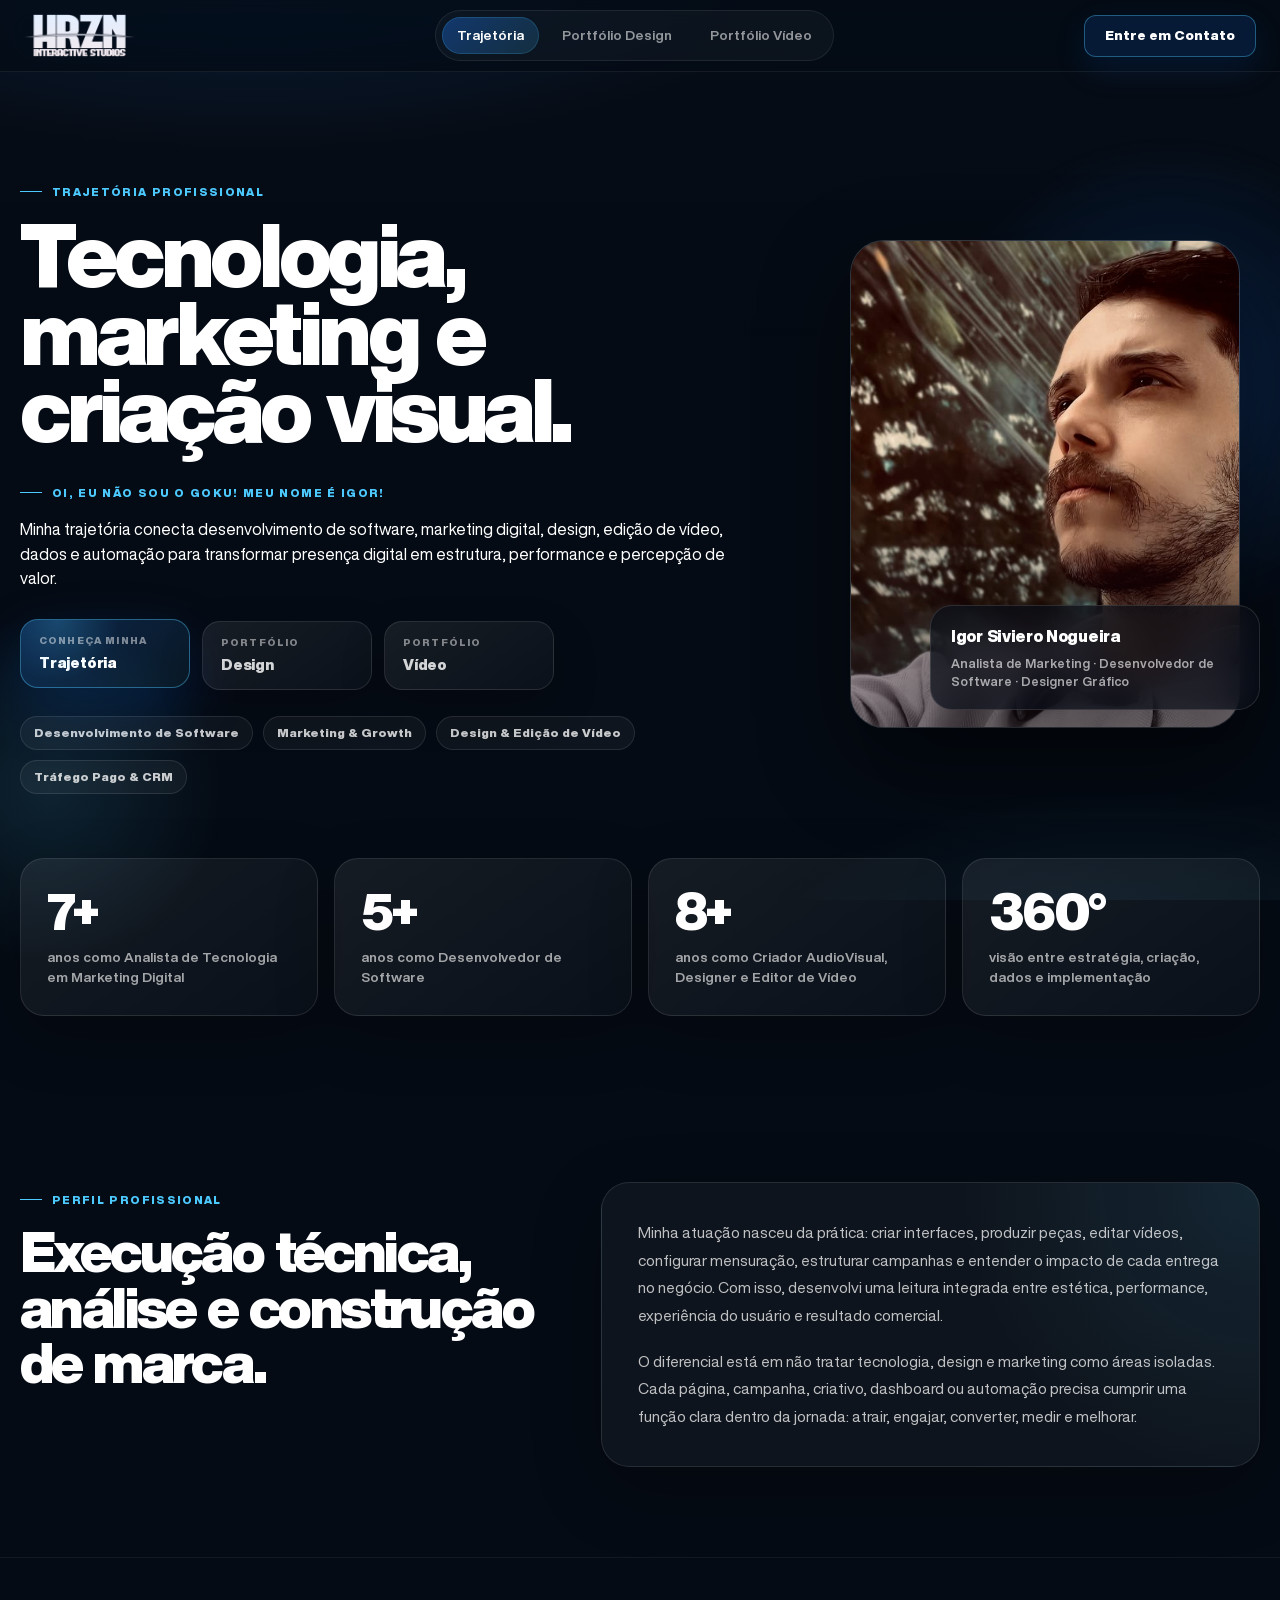
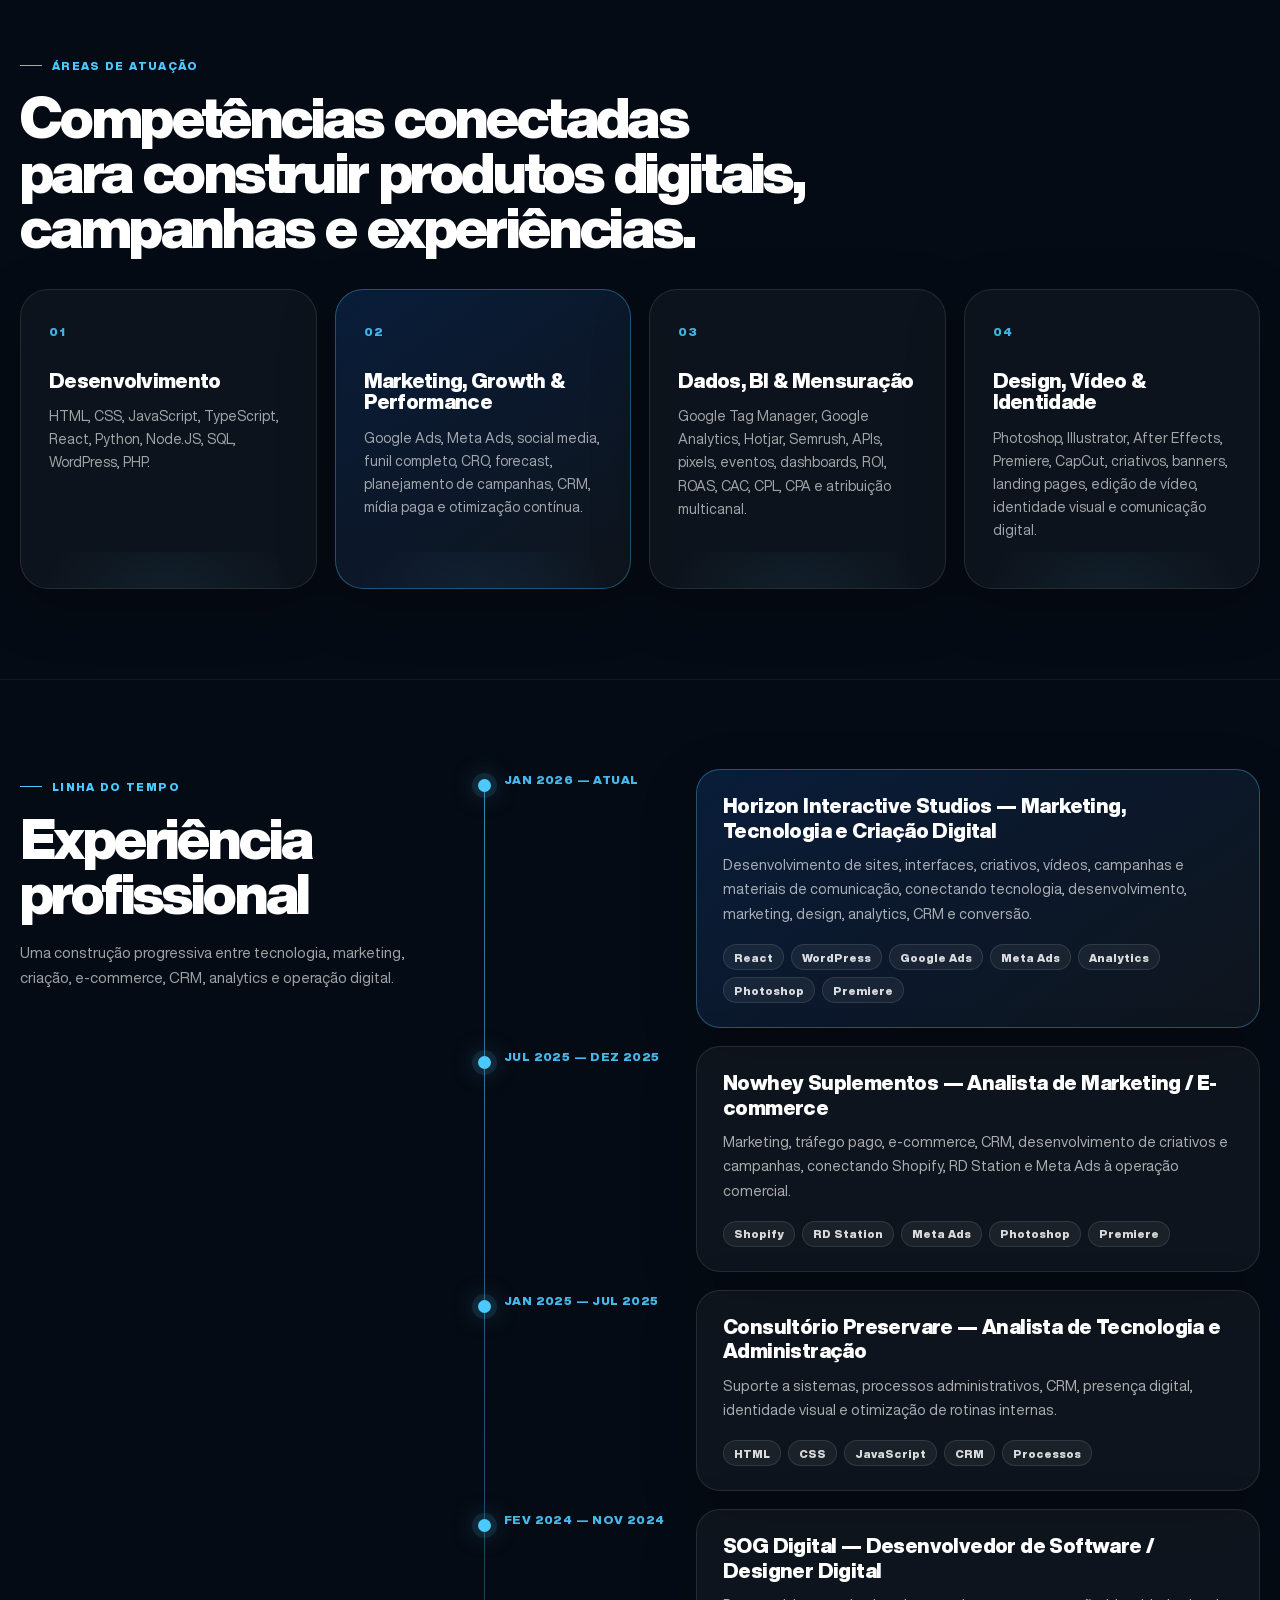
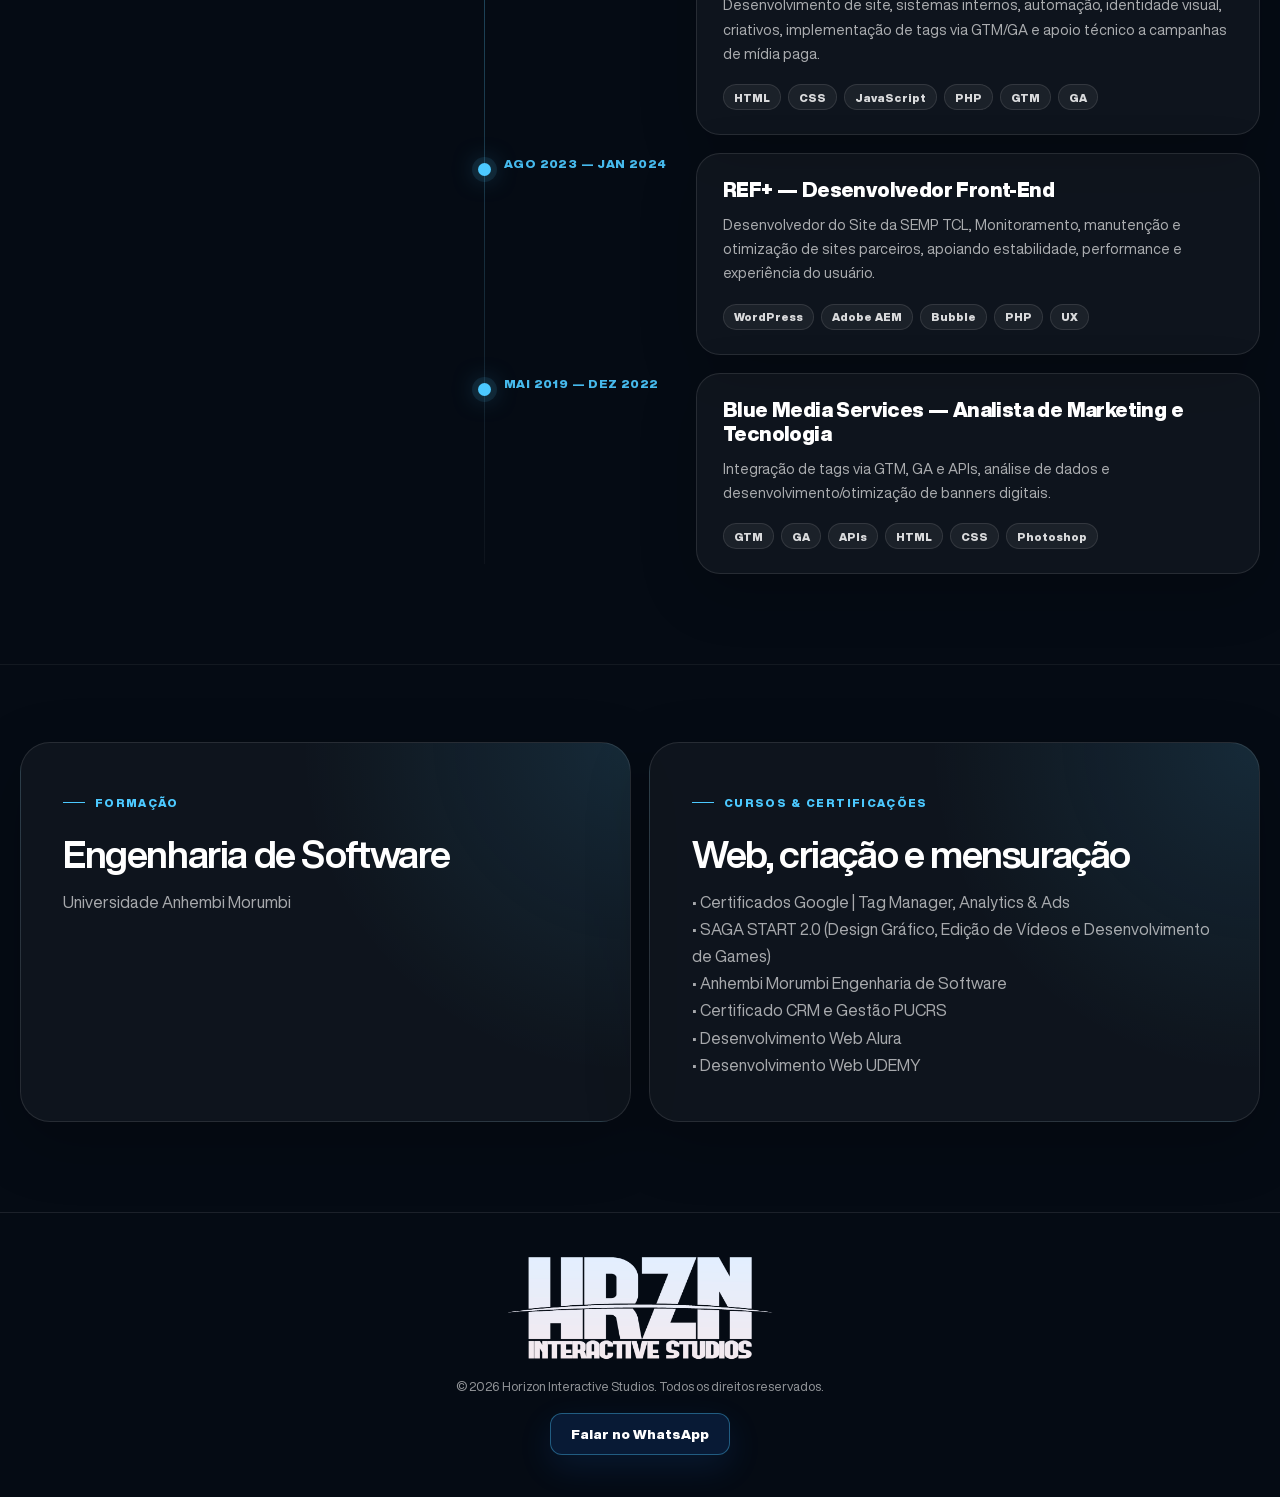
<file: index.html>
<!DOCTYPE html>
<html lang="pt-BR">
<head>
  <meta charset="UTF-8">
  <meta name="viewport" content="width=device-width, initial-scale=1.0">
  <title>Igor Siviero Nogueira | Trajetória</title>
  <meta name="description" content="Trajetória profissional de Igor Siviero Nogueira em marketing, desenvolvimento, design, vídeo, dados e tecnologia.">
  <link rel="stylesheet" href="assets/css/styles.css">
</head>
<body>
  <nav class="nav" aria-label="Navegação principal">
    <div class="nav__inner">
      <a class="nav__logo" href="index.html" aria-label="Horizon Interactive Studios">
        <img class="nav__logo-img" src="assets/img/horizon-logo.png" alt="Horizon Interactive Studios">
      </a>

      <ul class="nav__links" role="list">
        <li><a href="index.html" class="active">Trajetória</a></li>
        <li><a href="portfolio-design.html">Portfólio Design</a></li>
        <li><a href="portfolio-video.html">Portfólio Vídeo</a></li>
      </ul>

      <a href="https://wa.me/5511944758109" class="nav__cta desktop" target="_blank" rel="noopener">Entre em Contato</a>

      <button class="nav__hamburger" aria-label="Abrir menu" aria-expanded="false" id="hamburger">
        <span></span><span></span><span></span>
      </button>
    </div>
  </nav>

  <div class="nav__mobile" id="mobileMenu" role="navigation" aria-label="Menu mobile">
    <a href="index.html" class="active">Trajetória</a>
    <a href="portfolio-design.html">Portfólio Design</a>
    <a href="portfolio-video.html">Portfólio Vídeo</a>
    <a href="https://wa.me/5511944758109" class="nav__cta" target="_blank" rel="noopener">Entre em Contato</a>
  </div>

  <main class="page-shell journey-page">
    <section class="journey-hero" aria-labelledby="journey-title">
      <div class="container journey-hero__grid">
        <div class="journey-hero__content">
          <div class="page-kicker">Trajetória profissional</div>
          <h1 id="journey-title" class="journey-title">Tecnologia, marketing e criação visual.</h1>
          <p class="journey-lead">
            <div class="page-kicker">Oi, eu não sou o Goku! Meu nome é Igor!</div> <br>
            Minha trajetória conecta desenvolvimento de software, marketing digital, design, edição de vídeo, dados e automação para transformar presença digital em estrutura, performance e percepção de valor.
          </p>

          <div class="site-switch journey-switch" aria-label="Navegação principal da página">
            <a href="index.html" class="site-switch__btn active">
              <span>Conheça minha</span>
              Trajetória
            </a>
            <a href="portfolio-design.html" class="site-switch__btn">
              <span>Portfólio</span>
              Design
            </a>
            <a href="portfolio-video.html" class="site-switch__btn">
              <span>Portfólio</span>
              Vídeo
            </a>
          </div>

          <div class="journey-hero__meta" aria-label="Resumo profissional">
            <span>Desenvolvimento de Software</span>
            <span>Marketing & Growth</span>
            <span>Design & Edição de Vídeo</span>
            <span>Tráfego Pago & CRM</span>
          </div>
        </div>

        <aside class="journey-portrait-card" aria-label="Foto de Igor Siviero Nogueira">
          <div class="journey-portrait__glow" aria-hidden="true"></div>
          <div class="journey-portrait__frame">
            <img src="assets/img/igor-siviero.png" alt="Igor Siviero Nogueira" class="journey-portrait">
          </div>
          <div class="journey-signature-card">
            <strong>Igor Siviero Nogueira</strong>
            <span>Analista de Marketing · Desenvolvedor de Software · Designer Gráfico</span>
          </div>
        </aside>
      </div>
    </section>

    <section class="journey-stats" aria-label="Resumo da experiência">
      <div class="container journey-stats__grid">
        <article>
          <strong>7+</strong>
          <span>anos como Analista de Tecnologia em Marketing Digital</span>
        </article>
        <article>
          <strong>5+</strong>
          <span>anos como Desenvolvedor de Software</span>
        </article>
        <article>
          <strong>8+</strong>
          <span>anos como Criador AudioVisual, Designer e Editor de Vídeo</span>
        </article>
        <article>
          <strong>360°</strong>
          <span>visão entre estratégia, criação, dados e implementação</span>
        </article>
      </div>
    </section>

    <section class="journey-section journey-about">
      <div class="container journey-about__grid">
        <div class="journey-section__intro">
          <div class="page-kicker">Perfil profissional</div>
          <h2>Execução técnica, análise e construção de marca.</h2>
        </div>
        <div class="journey-about__text">
          <p>
            Minha atuação nasceu da prática: criar interfaces, produzir peças, editar vídeos, configurar mensuração, estruturar campanhas e entender o impacto de cada entrega no negócio. Com isso, desenvolvi uma leitura integrada entre estética, performance, experiência do usuário e resultado comercial.
          </p>
          <p>
            O diferencial está em não tratar tecnologia, design e marketing como áreas isoladas. Cada página, campanha, criativo, dashboard ou automação precisa cumprir uma função clara dentro da jornada: atrair, engajar, converter, medir e melhorar.
          </p>
        </div>
      </div>
    </section>

    <section class="journey-section">
      <div class="container">
        <div class="journey-section__header">
          <div>
            <div class="page-kicker">Áreas de atuação</div>
            <h2>Competências conectadas para construir produtos digitais, campanhas e experiências.</h2>
          </div>
        </div>

        <div class="journey-skills-grid">
          <article class="journey-skill-card">
            <span class="skill-index">01</span>
            <h3>Desenvolvimento</h3>
            <p>HTML, CSS, JavaScript, TypeScript, React, Python, Node.JS, SQL, WordPress, PHP.</p>
          </article>
          <article class="journey-skill-card featured">
            <span class="skill-index">02</span>
            <h3>Marketing, Growth & Performance</h3>
            <p>Google Ads, Meta Ads, social media, funil completo, CRO, forecast, planejamento de campanhas, CRM, mídia paga e otimização contínua.</p>
          </article>
          <article class="journey-skill-card">
            <span class="skill-index">03</span>
            <h3>Dados, BI & Mensuração</h3>
            <p>Google Tag Manager, Google Analytics, Hotjar, Semrush, APIs, pixels, eventos, dashboards, ROI, ROAS, CAC, CPL, CPA e atribuição multicanal.</p>
          </article>
          <article class="journey-skill-card">
            <span class="skill-index">04</span>
            <h3>Design, Vídeo & Identidade</h3>
            <p>Photoshop, Illustrator, After Effects, Premiere, CapCut, criativos, banners, landing pages, edição de vídeo, identidade visual e comunicação digital.</p>
          </article>
        </div>
      </div>
    </section>

    <section class="journey-section journey-timeline-section">
      <div class="container journey-timeline-layout">
        <div class="journey-timeline-heading">
          <div class="page-kicker">Linha do tempo</div>
          <h2>Experiência profissional</h2>
          <p>Uma construção progressiva entre tecnologia, marketing, criação, e-commerce, CRM, analytics e operação digital.</p>
        </div>

        <div class="journey-timeline">
          <article class="journey-timeline-item current">
            <div class="journey-date">Jan 2026 — Atual</div>
            <div class="journey-timeline-card">
              <h3>Horizon Interactive Studios — Marketing, Tecnologia e Criação Digital</h3>
              <p>Desenvolvimento de sites, interfaces, criativos, vídeos, campanhas e materiais de comunicação, conectando tecnologia, desenvolvimento, marketing, design, analytics, CRM e conversão.</p>
              <div class="stack-list"><span>React</span><span>WordPress</span><span>Google Ads</span><span>Meta Ads</span><span>Analytics</span><span>Photoshop</span><span>Premiere</span></div>
            </div>
          </article>

          <article class="journey-timeline-item">
            <div class="journey-date">Jul 2025 — Dez 2025</div>
            <div class="journey-timeline-card">
              <h3>Nowhey Suplementos — Analista de Marketing / E-commerce</h3>
              <p>Marketing, tráfego pago, e-commerce, CRM, desenvolvimento de criativos e campanhas, conectando Shopify, RD Station e Meta Ads à operação comercial.</p>
              <div class="stack-list"><span>Shopify</span><span>RD Station</span><span>Meta Ads</span><span>Photoshop</span><span>Premiere</span></div>
            </div>
          </article>

          <article class="journey-timeline-item">
            <div class="journey-date">Jan 2025 — Jul 2025</div>
            <div class="journey-timeline-card">
              <h3>Consultório Preservare — Analista de Tecnologia e Administração</h3>
              <p>Suporte a sistemas, processos administrativos, CRM, presença digital, identidade visual e otimização de rotinas internas.</p>
              <div class="stack-list"><span>HTML</span><span>CSS</span><span>JavaScript</span><span>CRM</span><span>Processos</span></div>
            </div>
          </article>

          <article class="journey-timeline-item">
            <div class="journey-date">Fev 2024 — Nov 2024</div>
            <div class="journey-timeline-card">
              <h3>SOG Digital — Desenvolvedor de Software / Designer Digital</h3>
              <p>Desenvolvimento de site, sistemas internos, automação, identidade visual, criativos, implementação de tags via GTM/GA e apoio técnico a campanhas de mídia paga.</p>
              <div class="stack-list"><span>HTML</span><span>CSS</span><span>JavaScript</span><span>PHP</span><span>GTM</span><span>GA</span></div>
            </div>
          </article>

          <article class="journey-timeline-item">
            <div class="journey-date">Ago 2023 — Jan 2024</div>
            <div class="journey-timeline-card">
              <h3>REF+ — Desenvolvedor Front-End</h3>
              <p>Desenvolvedor do Site da SEMP TCL, Monitoramento, manutenção e otimização de sites parceiros, apoiando estabilidade, performance e experiência do usuário.</p>
              <div class="stack-list"><span>WordPress</span><span>Adobe AEM</span><span>Bubble</span><span>PHP</span><span>UX</span></div>
            </div>
          </article>

          <article class="journey-timeline-item">
            <div class="journey-date">Mai 2019 — Dez 2022</div>
            <div class="journey-timeline-card">
              <h3>Blue Media Services — Analista de Marketing e Tecnologia</h3>
              <p>Integração de tags via GTM, GA e APIs, análise de dados e desenvolvimento/otimização de banners digitais.</p>
              <div class="stack-list"><span>GTM</span><span>GA</span><span>APIs</span><span>HTML</span><span>CSS</span><span>Photoshop</span></div>
            </div>
          </article>
        </div>
      </div>
    </section>

    <section class="journey-section journey-credentials">
      <div class="container journey-credentials__grid">
        <article class="journey-credential-card">
          <div class="page-kicker">Formação</div>
          <h2>Engenharia de Software</h2>
          <p>Universidade Anhembi Morumbi</p>
        </article>
        <article class="journey-credential-card">
          <div class="page-kicker">Cursos & certificações</div>
          <h2>Web, criação e mensuração</h2>
          <p>• Certificados Google | Tag Manager, Analytics & Ads <br>
            • SAGA START 2.0 (Design Gráfico, Edição de Vídeos e Desenvolvimento de Games) <br>
            • Anhembi Morumbi Engenharia de Software <br>
            • Certificado CRM e Gestão PUCRS <br>
            • Desenvolvimento Web Alura <br>
            • Desenvolvimento Web UDEMY </p>
        </article>
      </div>
    </section>
  </main>

  <footer>
    <div class="footer-inner">
      <img class="footer-logo-img" src="assets/img/horizon-logo-footer.png" alt="Horizon Interactive Studios">
      <p>© 2026 Horizon Interactive Studios. Todos os direitos reservados.</p>
      <a href="https://wa.me/5511944758109" class="btn btn--primary" target="_blank" rel="noopener">Falar no WhatsApp</a>
    </div>
  </footer>

  <script>
    const mobileMenu = document.getElementById('mobileMenu');
    const hamburger = document.getElementById('hamburger');

    function closeMobileMenu() {
      mobileMenu.classList.remove('open');
      hamburger.setAttribute('aria-expanded', 'false');
    }

    hamburger.addEventListener('click', () => {
      const isOpen = mobileMenu.classList.toggle('open');
      hamburger.setAttribute('aria-expanded', String(isOpen));
    });

    document.addEventListener('click', (event) => {
      if (!mobileMenu.contains(event.target) && !hamburger.contains(event.target)) {
        closeMobileMenu();
      }
    });
  </script>
</body>
</html>
</file>
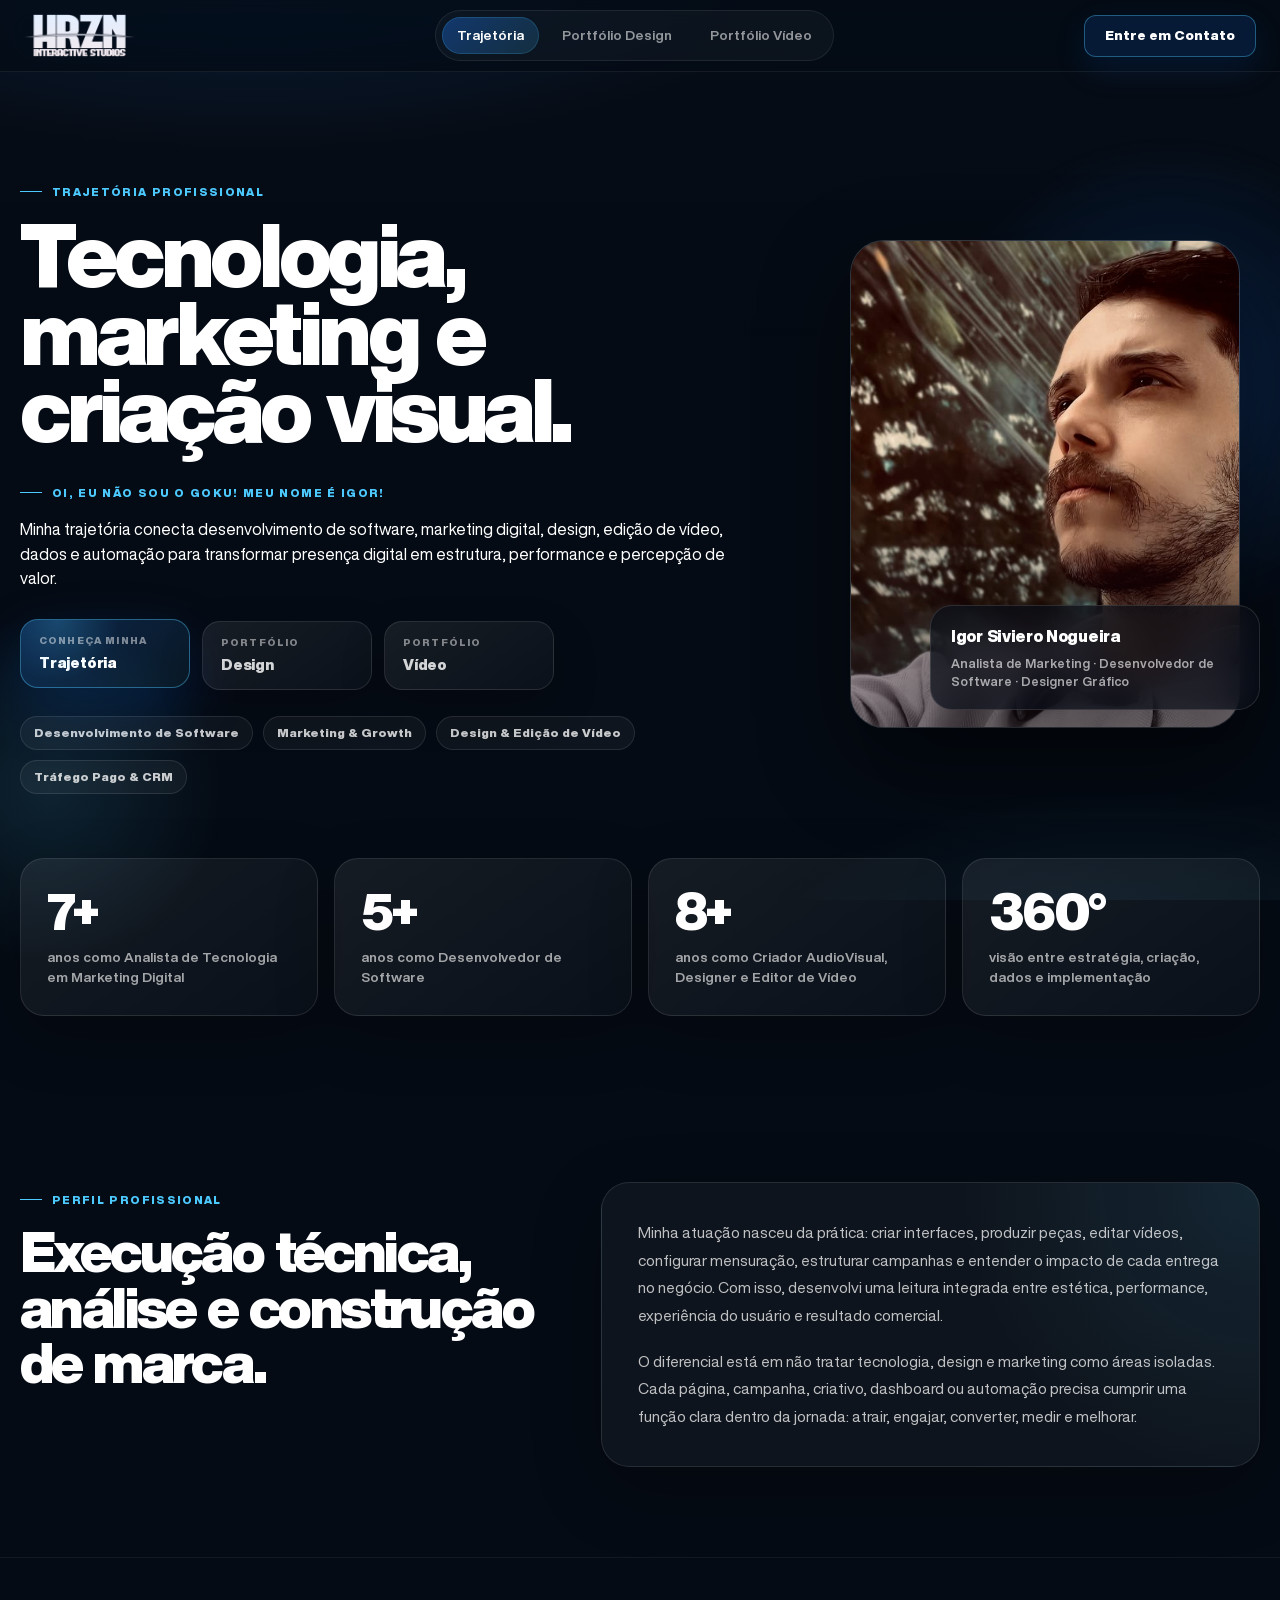
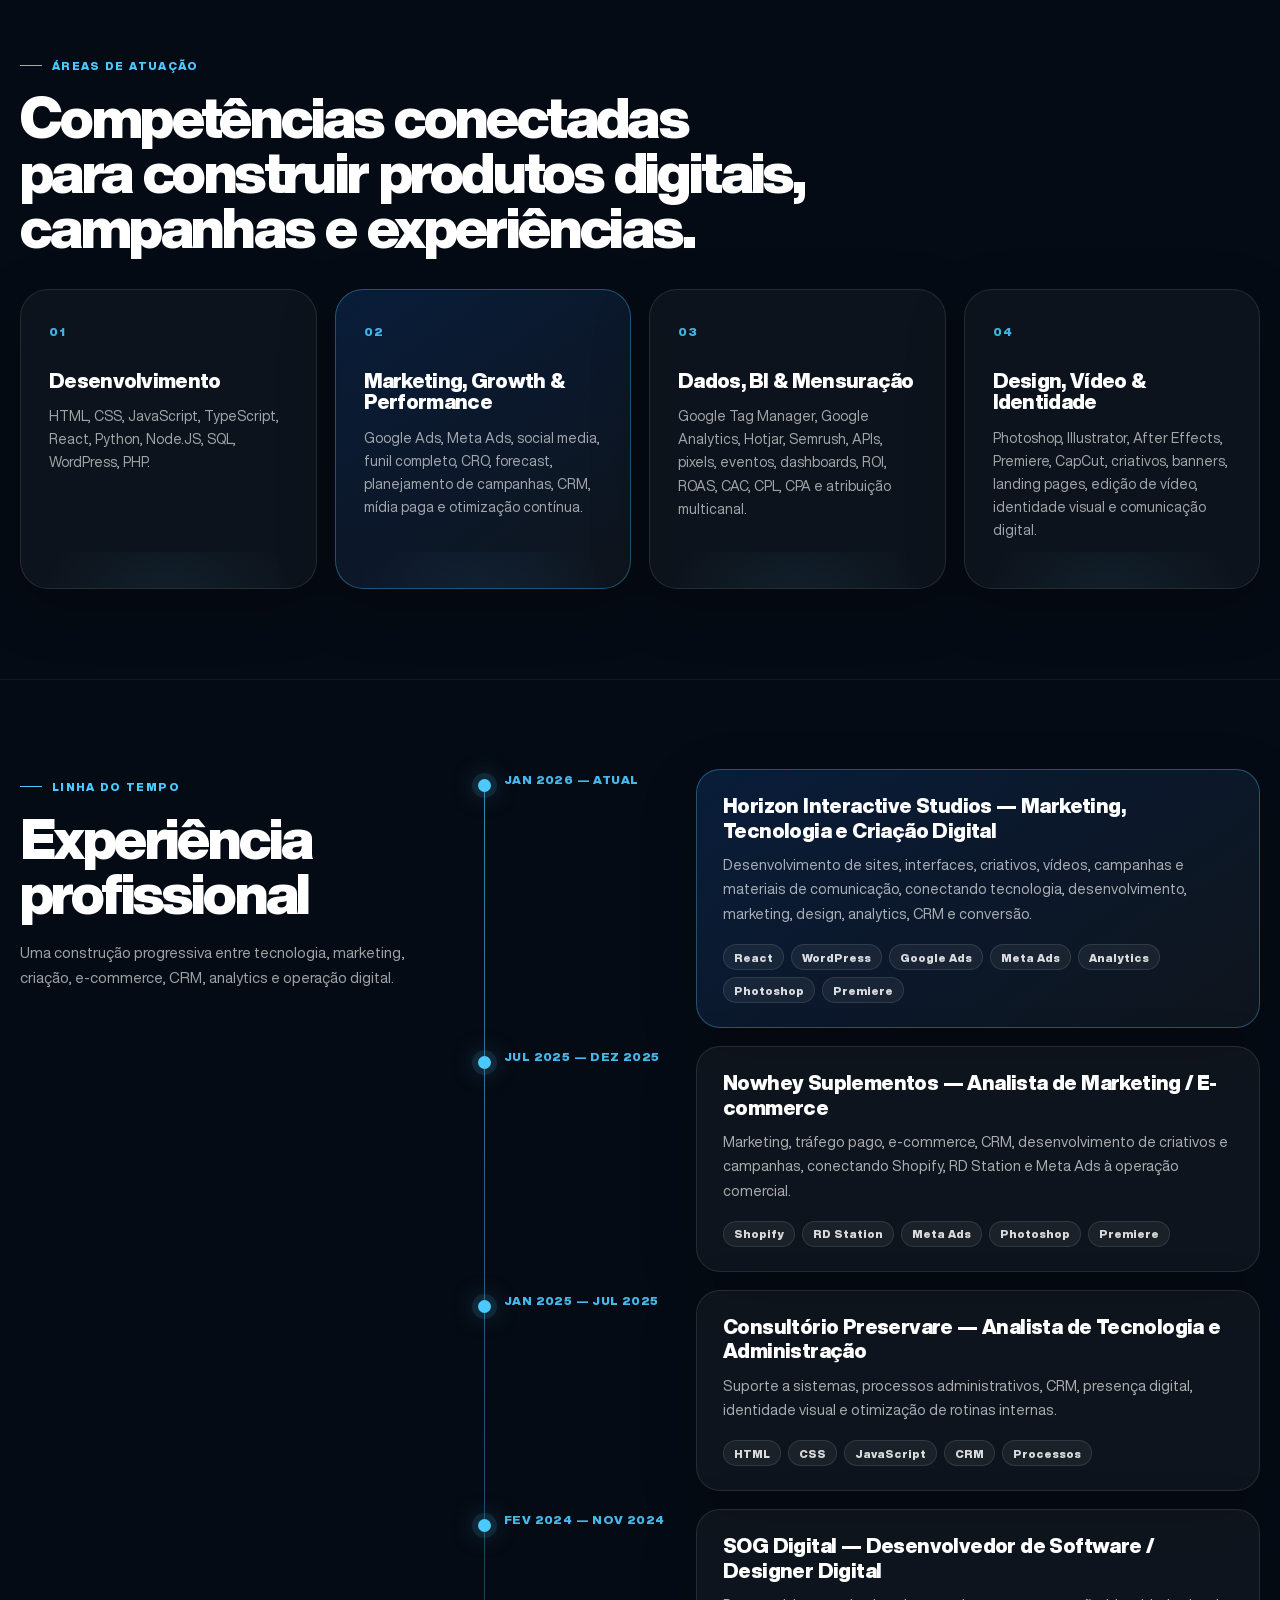
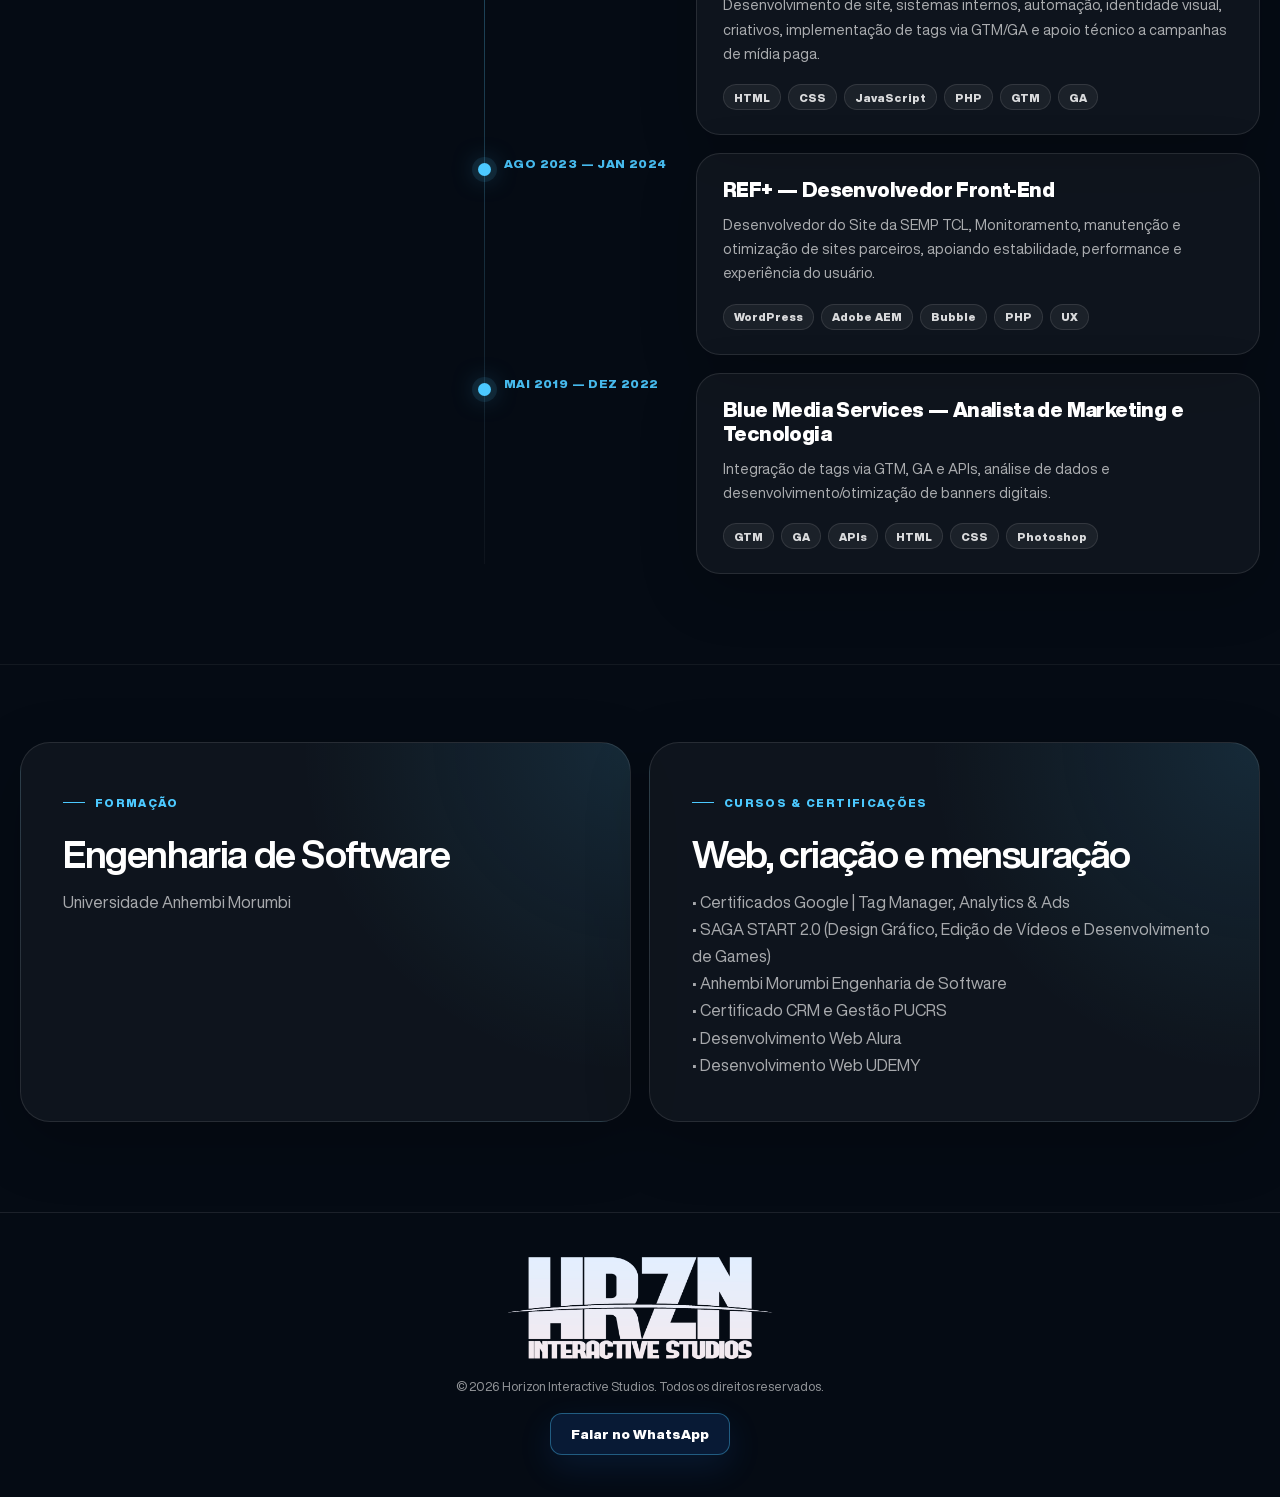
<file: experiencia.html>
<!DOCTYPE html>
<html lang="pt-BR">
<head>
  <meta charset="UTF-8">
  <meta http-equiv="refresh" content="0; url=index.html">
  <meta name="viewport" content="width=device-width, initial-scale=1.0">
  <title>Redirecionando...</title>
</head>
<body>
  <script>location.replace('index.html');</script>
</body>
</html>
</file>
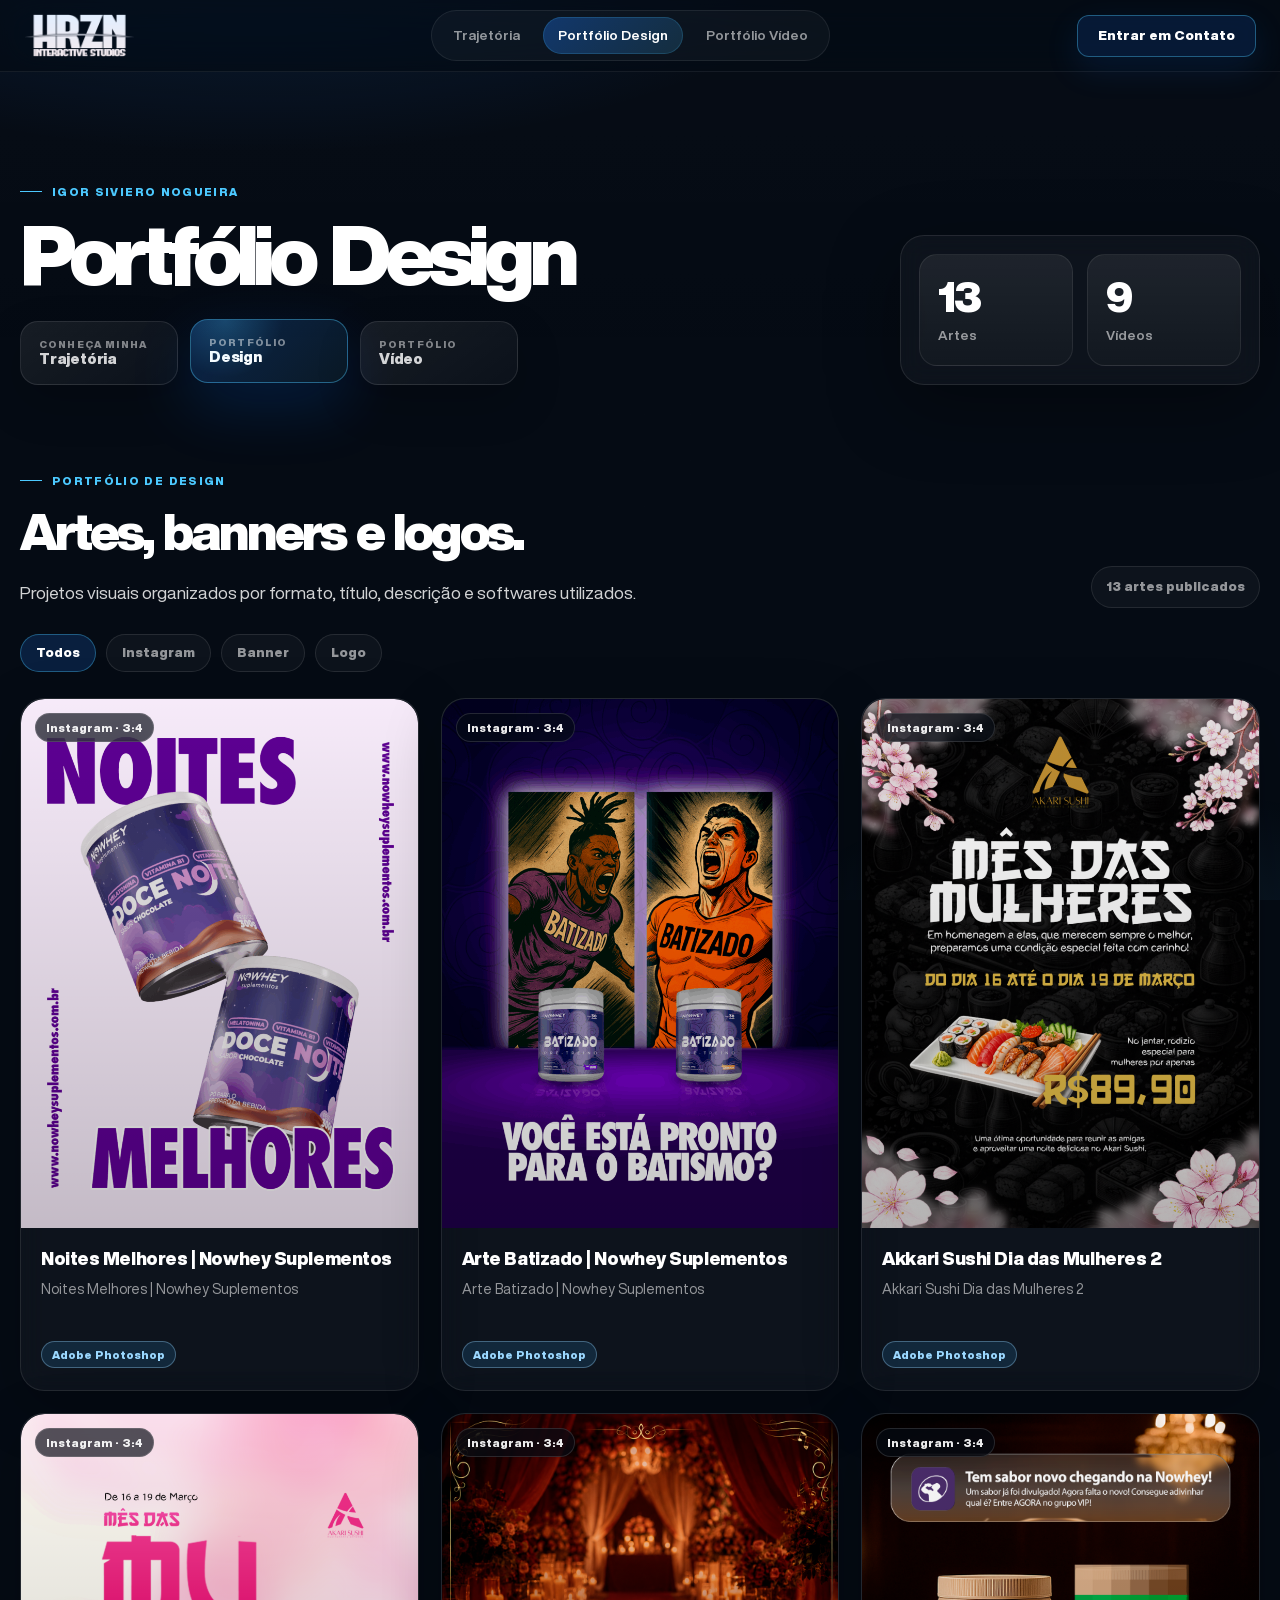
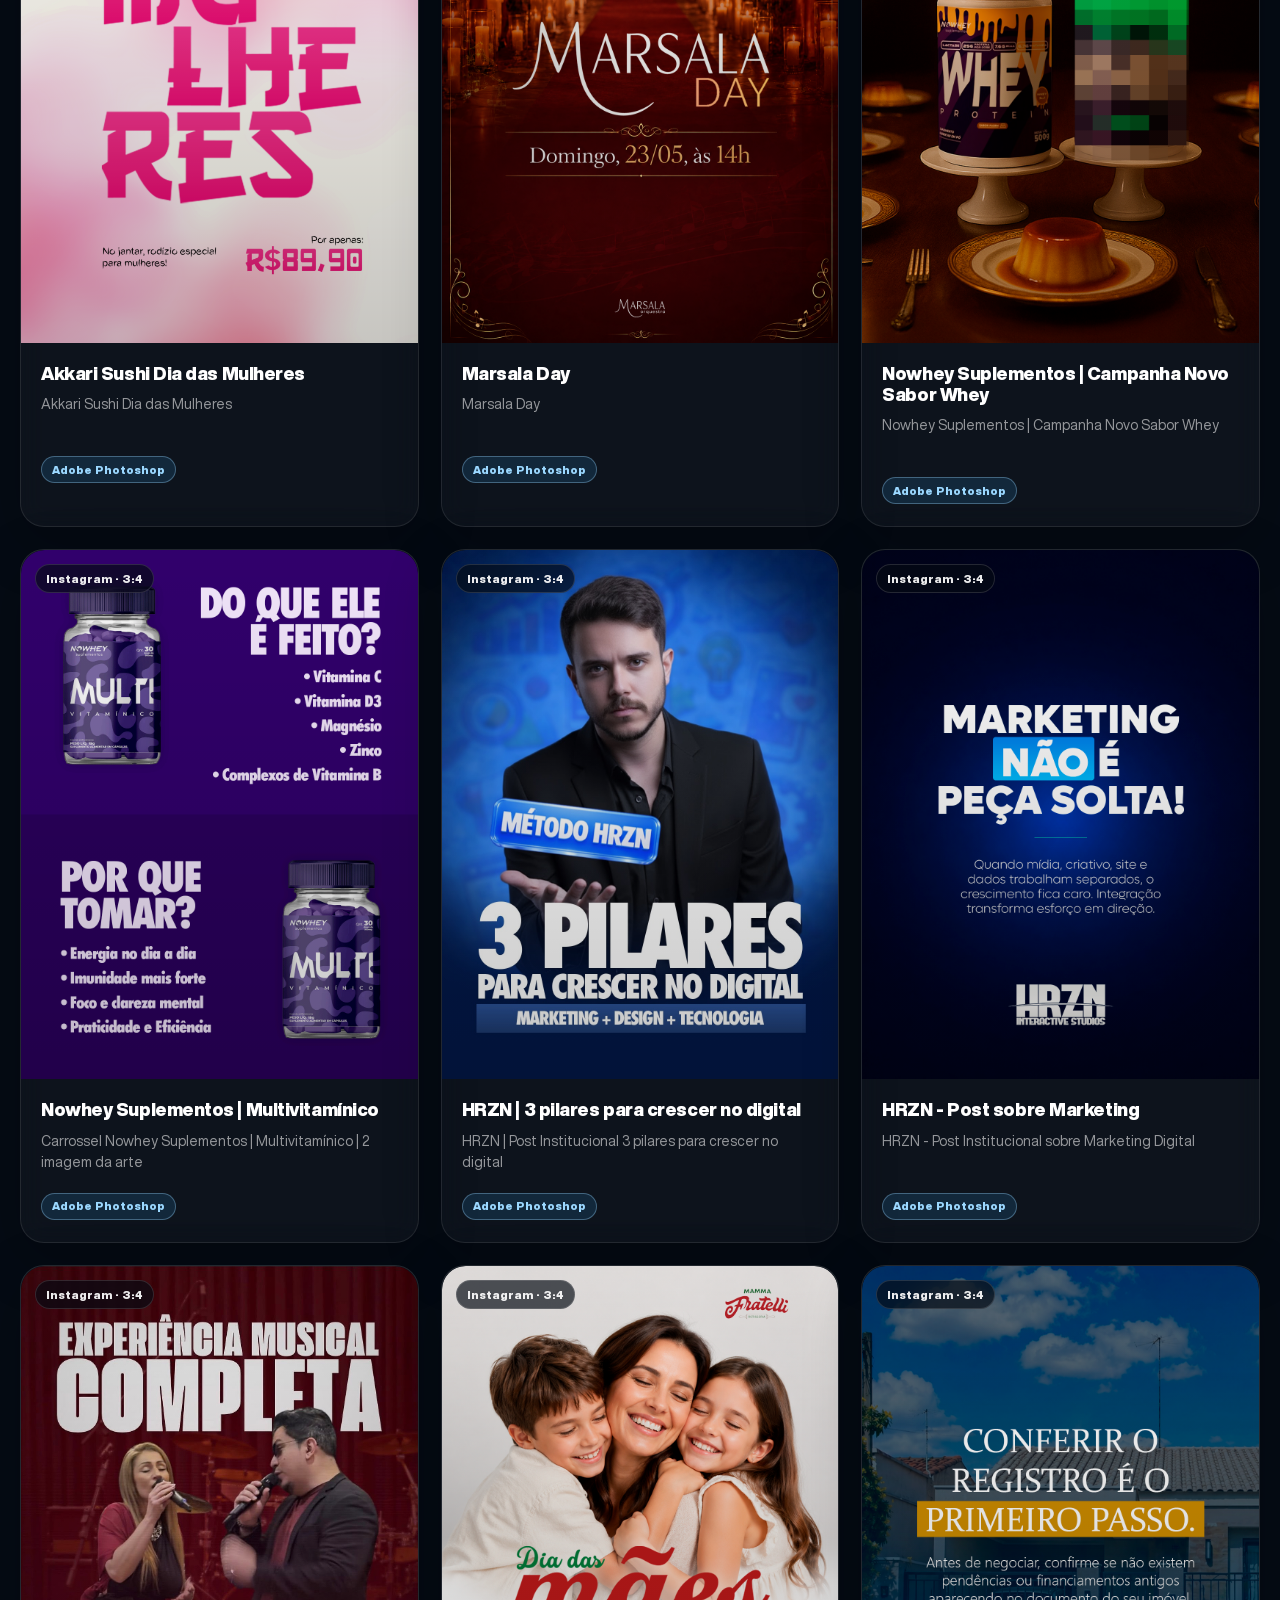
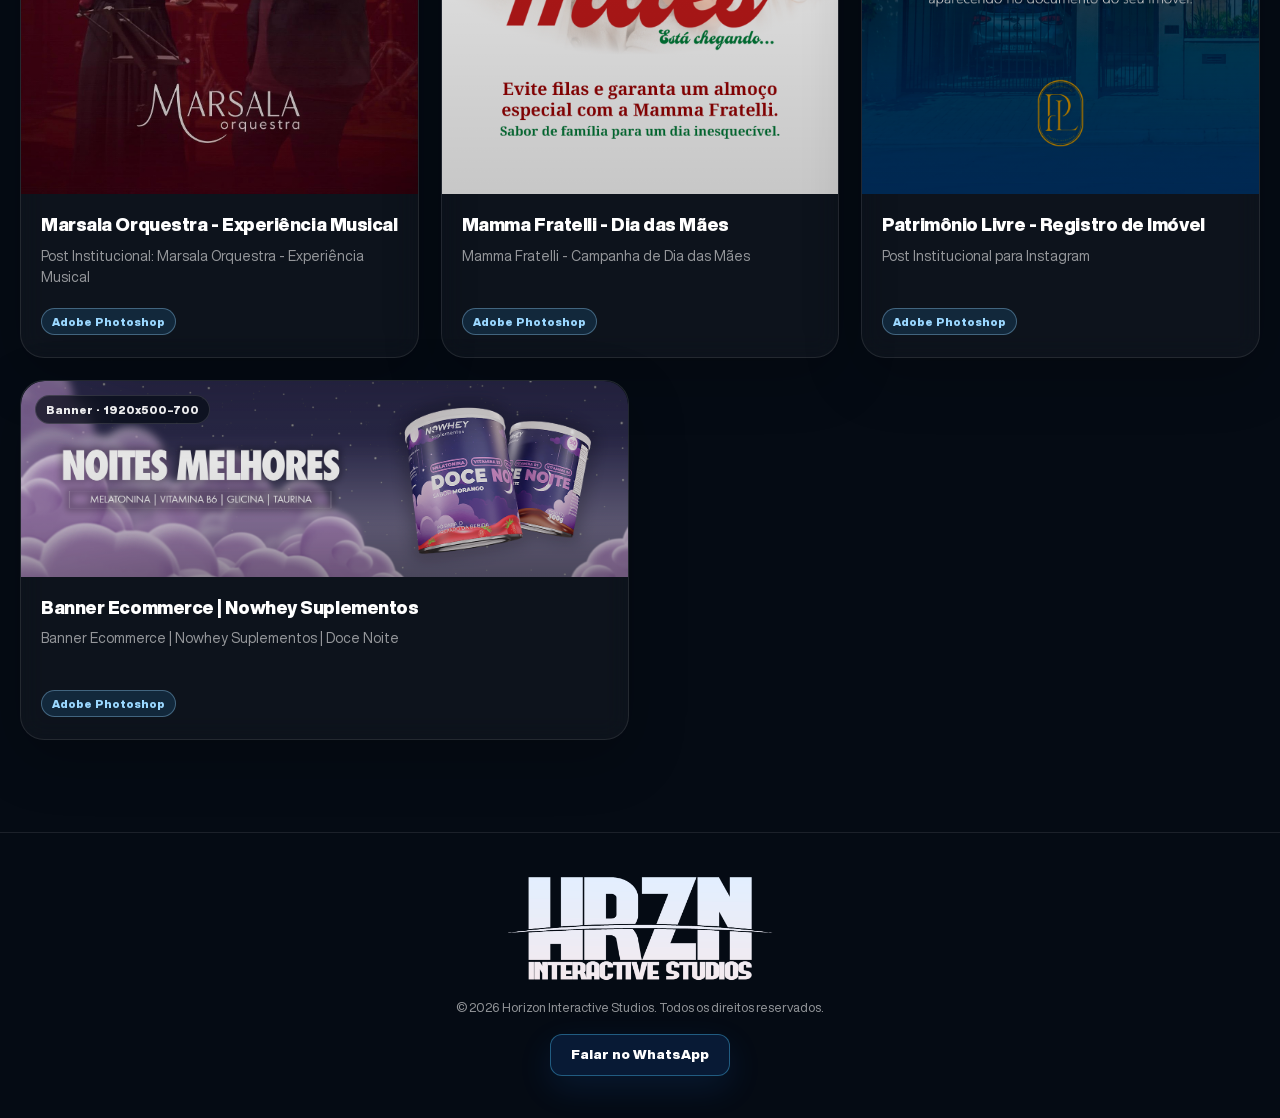
<file: portfolio-design.html>
<!DOCTYPE html>
<html lang="pt-BR">
<head>
  <meta charset="UTF-8">
  <meta name="viewport" content="width=device-width, initial-scale=1.0">
  <title>Portfólio de Design | Igor Siviero Nogueira</title>
  <meta name="description" content="Portfólio de design da Horizon Interactive Studios.">
  <link rel="stylesheet" href="assets/css/styles.css">
</head>
<body data-default-view="design">
  <nav class="nav" aria-label="Navegação principal">
    <div class="nav__inner">
      <a class="nav__logo" href="index.html" aria-label="Horizon Interactive Studios">
        <img class="nav__logo-img" src="assets/img/horizon-logo.png" alt="Horizon Interactive Studios">
      </a>

      <ul class="nav__links" role="list">
        <li><a href="index.html">Trajetória</a></li>
        <li><a href="portfolio-design.html" class="active">Portfólio Design</a></li>
        <li><a href="portfolio-video.html" class="">Portfólio Vídeo</a></li>
      </ul>

      <a href="https://wa.me/5511944758109" class="nav__cta desktop" target="_blank" rel="noopener">Entrar em Contato</a>

      <button class="nav__hamburger" aria-label="Abrir menu" aria-expanded="false" id="hamburger">
        <span></span><span></span><span></span>
      </button>
    </div>
  </nav>

  <div class="nav__mobile" id="mobileMenu" role="navigation" aria-label="Menu mobile">
    <a href="index.html">Trajetória</a>
    <a href="portfolio-design.html" class="active">Portfólio Design</a>
    <a href="portfolio-video.html" class="">Portfólio Vídeo</a>
    <a href="https://wa.me/5511944758109" class="nav__cta" target="_blank" rel="noopener">Entrar em Contato</a>
  </div>

  <main class="page-shell">
    <section class="portfolio-hero">
      <div class="container hero-grid">
        <div>
          <div class="page-kicker">Igor Siviero Nogueira</div>
          <h1 class="page-title">Portfólio Design</h1>

          <div class="site-switch hero-portfolio-switch" aria-label="Navegação entre páginas">
            <a href="index.html" class="site-switch__btn hero-switch-btn">
              <span>Conheça minha</span>
              Trajetória
            </a>
            <a href="portfolio-design.html" class="site-switch__btn hero-switch-btn active">
              <span>Portfólio</span>
              Design
            </a>
            <a href="portfolio-video.html" class="site-switch__btn hero-switch-btn ">
              <span>Portfólio</span>
              Vídeo
            </a>
          </div>
        </div>

        <aside class="hero-panel" aria-label="Resumo do portfólio">
          <div class="panel-metric">
            <span id="totalDesign">0</span>
            <small>Artes</small>
          </div>
          <div class="panel-metric">
            <span id="totalVideo">0</span>
            <small>Vídeos</small>
          </div>
        </aside>
      </div>
    </section>

    <section class="portfolio-section">
      <div class="container">
        <div class="section-top">
          <div>
            <div class="page-kicker" id="viewKicker">Portfólio de Design</div>
            <h2 class="section-title" id="viewTitle">Artes, banners e logos.</h2>
            <p class="section-description" id="viewDescription">Clique em qualquer miniatura para ampliar o projeto em tela cheia.</p>
          </div>
          <div class="portfolio-count" id="portfolioCount">Carregando...</div>
        </div>

        <div class="portfolio-toolbar">
          <div class="filter-pills" id="filterPills" aria-label="Filtros de formato"></div>
        </div>

        <div class="empty-state" id="emptyState" hidden>
          <h3>Nenhum item encontrado</h3>
          <p>Não há projetos disponíveis nesta seleção.</p>
        </div>

        <div class="portfolio-grid" id="portfolioGrid"></div>
      </div>
    </section>
  </main>

  <div class="lightbox" id="lightbox" aria-modal="true" role="dialog" aria-label="Visualização ampliada">
    <button class="lightbox-close" id="lightboxClose" aria-label="Fechar">×</button>
    <div class="lightbox-content">
      <div class="lightbox-media" id="lightboxMedia"></div>
      <div class="lightbox-caption" id="lightboxCaption"></div>
    </div>
  </div>

  <footer>
    <div class="footer-inner">
      <img class="footer-logo-img" src="assets/img/horizon-logo-footer.png" alt="Horizon Interactive Studios">
      <p>© 2026 Horizon Interactive Studios. Todos os direitos reservados.</p>
      <a href="https://wa.me/5511944758109" class="btn btn--primary" target="_blank" rel="noopener">Falar no WhatsApp</a>
    </div>
  </footer>

  <script src="assets/js/portfolio-data.js"></script>
  <script src="assets/js/portfolio.js"></script>
</body>
</html>
</file>
<file: assets/css/styles.css>
/* ============================
   HORIZON PORTFOLIO STATIC
   ============================ */

@font-face {
  font-family: "HelveticaNowDisplay";
  src: url("../fonts/HelveticaNowDisplay-Regular.ttf") format("truetype");
  font-weight: 400;
  font-style: normal;
  font-display: swap;
}
@font-face {
  font-family: "HelveticaNowDisplay";
  src: url("../fonts/HelveticaNowDisplay-Bold.ttf") format("truetype");
  font-weight: 700;
  font-style: normal;
  font-display: swap;
}
@font-face {
  font-family: "HelveticaNowDisplay";
  src: url("../fonts/HelveticaNowDisplay-Black.ttf") format("truetype");
  font-weight: 900;
  font-style: normal;
  font-display: swap;
}

*, *::before, *::after { box-sizing: border-box; margin: 0; padding: 0; }

:root {
  --bg: #050b14;
  --bg2: #07101e;
  --card: rgba(255,255,255,0.035);
  --card-strong: rgba(255,255,255,0.055);
  --blue: #1E7BFF;
  --cyan: #4cc9ff;
  --white: #ffffff;
  --text: rgba(255,255,255,0.82);
  --muted: rgba(255,255,255,0.56);
  --faint: rgba(255,255,255,0.36);
  --border: rgba(255,255,255,0.095);
  --border-strong: rgba(76,201,255,0.30);
  --shadow: 0 22px 70px rgba(0,0,0,0.34);
  --font-main: "HelveticaNowDisplay", "Helvetica Neue", Helvetica, Arial, sans-serif;
}

html { scroll-behavior: smooth; }

body {
  min-height: 100vh;
  background: var(--bg);
  color: var(--white);
  font-family: var(--font-main);
  font-size: 16px;
  line-height: 1.55;
  overflow-x: hidden;
}

body::before {
  content: "";
  position: fixed;
  inset: 0;
  background:
    radial-gradient(ellipse 80% 45% at 20% -10%, rgba(30,123,255,0.18), transparent 60%),
    radial-gradient(ellipse 55% 38% at 88% 108%, rgba(76,201,255,0.10), transparent 55%),
    linear-gradient(180deg, rgba(255,255,255,0.012), transparent 45%);
  pointer-events: none;
  z-index: 0;
}

body::after {
  content: "";
  position: fixed;
  inset: 0;
  background-image: linear-gradient(rgba(255,255,255,0.025) 1px, transparent 1px), linear-gradient(90deg, rgba(255,255,255,0.025) 1px, transparent 1px);
  background-size: 46px 46px;
  mask-image: radial-gradient(circle at center, black, transparent 78%);
  opacity: 0.18;
  pointer-events: none;
  z-index: 0;
}

a { color: inherit; }
button { font-family: inherit; }

.container {
  width: min(1280px, calc(100% - 40px));
  margin: 0 auto;
  position: relative;
  z-index: 1;
}

/* NAV */
.nav {
  position: fixed;
  top: 0; left: 0; right: 0;
  z-index: 100;
  display: flex;
  justify-content: center;
  height: 72px;
  padding: 0 24px;
  background: rgba(5,11,20,0.74);
  border-bottom: 1px solid rgba(255,255,255,0.07);
  backdrop-filter: blur(20px) saturate(160%);
  -webkit-backdrop-filter: blur(20px) saturate(160%);
}

.nav__inner {
  width: min(1280px, 100%);
  display: flex;
  align-items: center;
  justify-content: space-between;
  gap: 24px;
}

.nav__logo {
  display: inline-flex;
  align-items: center;
  min-width: 160px;
  text-decoration: none;
}

.nav__logo-img {
  display: block;
  width: auto;
  height: 44px;
  object-fit: contain;
}

.nav__links {
  display: flex;
  align-items: center;
  gap: 8px;
  list-style: none;
  padding: 6px;
  border: 1px solid rgba(255,255,255,0.08);
  border-radius: 999px;
  background: rgba(255,255,255,0.035);
}

.nav__links a,
.nav__mobile a:not(.nav__cta) {
  display: inline-flex;
  align-items: center;
  justify-content: center;
  color: var(--muted);
  text-decoration: none;
  font-size: 13.5px;
  font-weight: 700;
  padding: 8px 15px;
  border-radius: 999px;
  transition: 0.2s ease;
  white-space: nowrap;
}

.nav__links a:hover,
.nav__links a.active,
.nav__mobile a:hover,
.nav__mobile a.active {
  color: var(--white);
  background: linear-gradient(135deg, rgba(30,123,255,0.34), rgba(76,201,255,0.14));
  box-shadow: inset 0 0 0 1px rgba(76,201,255,0.18);
}

.nav__cta,
.btn {
  display: inline-flex;
  align-items: center;
  justify-content: center;
  min-height: 42px;
  padding: 0 20px;
  border-radius: 12px;
  color: var(--white);
  text-decoration: none;
  font-size: 13.5px;
  font-weight: 800;
  border: 1px solid rgba(76,201,255,0.38);
  background: rgba(30,123,255,0.14);
  box-shadow: 0 12px 34px rgba(30,123,255,0.12);
  transition: 0.22s ease;
}

.nav__cta:hover,
.btn:hover {
  transform: translateY(-1px);
  border-color: transparent;
  background: linear-gradient(90deg, #1E7BFF, #00D7FF);
  box-shadow: 0 16px 42px rgba(0,140,255,0.24);
}

.nav__hamburger {
  display: none;
  flex-direction: column;
  gap: 5px;
  border: 0;
  background: transparent;
  cursor: pointer;
  padding: 8px;
}
.nav__hamburger span {
  width: 23px;
  height: 2px;
  border-radius: 99px;
  background: var(--white);
}

.nav__mobile {
  display: none;
  position: fixed;
  top: 72px; left: 0; right: 0;
  z-index: 99;
  padding: 14px 20px 20px;
  background: rgba(5,11,20,0.96);
  border-bottom: 1px solid var(--border);
  backdrop-filter: blur(22px);
  -webkit-backdrop-filter: blur(22px);
  flex-direction: column;
  gap: 6px;
}
.nav__mobile.open { display: flex; }
.nav__mobile .nav__cta { margin-top: 8px; }

@media (max-width: 860px) {
  .nav__links,
  .nav__cta.desktop { display: none; }
  .nav__hamburger { display: flex; }
  .nav__logo-img { height: 38px; }
}

/* HERO */
.page-shell { padding-top: 72px; position: relative; z-index: 1; }

.portfolio-hero {
  padding: clamp(60px, 8vw, 112px) 0 42px;
}

.hero-grid {
  display: grid;
  grid-template-columns: 1fr minmax(260px, 360px);
  gap: 32px;
  align-items: end;
}

.page-kicker {
  display: inline-flex;
  align-items: center;
  gap: 10px;
  margin-bottom: 16px;
  color: var(--cyan);
  font-size: 11px;
  font-weight: 900;
  letter-spacing: 1.35px;
  text-transform: uppercase;
}

.page-kicker::before {
  content: "";
  width: 22px;
  height: 1px;
  background: var(--cyan);
}

.page-title {
  max-width: 860px;
  font-size: clamp(38px, 6.5vw, 86px);
  line-height: 0.92;
  letter-spacing: -0.07em;
  font-weight: 900;
}

.page-description,
.section-description {
  max-width: 710px;
  margin-top: 22px;
  color: var(--text);
  font-size: clamp(15px, 1.35vw, 18px);
  line-height: 1.72;
}

code {
  padding: 2px 6px;
  border: 1px solid rgba(255,255,255,0.10);
  border-radius: 6px;
  color: rgba(255,255,255,0.88);
  background: rgba(255,255,255,0.045);
}

.hero-panel {
  display: grid;
  grid-template-columns: 1fr 1fr;
  gap: 14px;
  padding: 18px;
  border: 1px solid var(--border);
  border-radius: 24px;
  background: rgba(255,255,255,0.035);
  box-shadow: var(--shadow);
  backdrop-filter: blur(12px);
}

.panel-metric {
  min-height: 112px;
  display: flex;
  flex-direction: column;
  justify-content: center;
  border-radius: 18px;
  padding: 18px;
  background: linear-gradient(180deg, rgba(255,255,255,0.07), rgba(255,255,255,0.025));
  border: 1px solid rgba(255,255,255,0.08);
}
.panel-metric span {
  font-size: 42px;
  line-height: 1;
  font-weight: 900;
  letter-spacing: -0.05em;
}
.panel-metric small {
  margin-top: 8px;
  color: var(--muted);
  font-weight: 700;
}

.hero-portfolio-switch {
  display: flex;
  flex-wrap: wrap;
  gap: 12px;
  margin-top: clamp(22px, 3vw, 32px);
}

.hero-switch-btn {
  position: relative;
  display: inline-flex;
  flex-direction: column;
  justify-content: center;
  min-width: 178px;
  min-height: 66px;
  padding: 13px 18px 14px;
  border-radius: 18px;
  color: rgba(255,255,255,0.74);
  text-decoration: none;
  font-size: 18px;
  line-height: 1.05;
  font-weight: 900;
  letter-spacing: -0.02em;
  border: 1px solid rgba(255,255,255,0.12);
  background: rgba(255,255,255,0.04);
  box-shadow: 0 16px 46px rgba(0,0,0,0.16);
  overflow: hidden;
  transition: 0.22s ease;
}

.hero-switch-btn::before {
  content: "";
  position: absolute;
  inset: 0;
  background:
    radial-gradient(circle at 24% 12%, rgba(76,201,255,0.20), transparent 34%),
    linear-gradient(135deg, rgba(30,123,255,0.18), rgba(76,201,255,0.055));
  opacity: 0;
  transition: 0.22s ease;
}

.hero-switch-btn span {
  position: relative;
  z-index: 1;
  margin-bottom: 5px;
  color: var(--cyan);
  font-size: 10px;
  font-weight: 900;
  letter-spacing: 1.1px;
  text-transform: uppercase;
}

.hero-switch-btn:hover,
.hero-switch-btn.active {
  color: var(--white);
  border-color: rgba(76,201,255,0.38);
  transform: translateY(-2px);
  box-shadow: 0 20px 56px rgba(0,0,0,0.24), 0 0 32px rgba(76,201,255,0.08);
}

.hero-switch-btn:hover::before,
.hero-switch-btn.active::before {
  opacity: 1;
}

@media (max-width: 900px) {
  .hero-grid { grid-template-columns: 1fr; }
}

@media (max-width: 640px) {
  .hero-portfolio-switch {
    display: grid;
    grid-template-columns: 1fr 1fr;
    gap: 10px;
    margin-top: 24px;
  }

  .hero-switch-btn {
    min-width: 0;
    min-height: 58px;
    padding: 12px 13px;
    border-radius: 15px;
    font-size: 16px;
  }

  .hero-switch-btn span {
    font-size: 9px;
    letter-spacing: 0.9px;
  }
}

/* PORTFOLIO */
.portfolio-section {
  padding: 36px 0 92px;
}

.section-top {
  display: flex;
  align-items: end;
  justify-content: space-between;
  gap: 22px;
  margin-bottom: 26px;
}

.section-title {
  font-size: clamp(28px, 4vw, 52px);
  line-height: 1;
  letter-spacing: -0.055em;
  font-weight: 900;
}

.portfolio-count {
  flex: 0 0 auto;
  color: var(--muted);
  font-size: 13px;
  font-weight: 800;
  padding: 10px 14px;
  border-radius: 999px;
  border: 1px solid var(--border);
  background: rgba(255,255,255,0.035);
}

.portfolio-toolbar {
  display: flex;
  justify-content: space-between;
  align-items: center;
  gap: 18px;
  margin-bottom: 26px;
}

.filter-pills {
  display: flex;
  flex-wrap: wrap;
  gap: 10px;
}

.filter-pill {
  cursor: pointer;
  color: var(--muted);
  border: 1px solid rgba(255,255,255,0.10);
  background: rgba(255,255,255,0.035);
  border-radius: 999px;
  padding: 10px 15px;
  font-size: 13px;
  font-weight: 900;
  transition: 0.2s ease;
}

.filter-pill:hover,
.filter-pill.active {
  color: var(--white);
  border-color: rgba(76,201,255,0.36);
  background: rgba(30,123,255,0.18);
}

.portfolio-grid {
  display: grid;
  grid-template-columns: repeat(12, 1fr);
  gap: 22px;
}

.portfolio-card {
  grid-column: span 4;
  min-width: 0;
  overflow: hidden;
  border: 1px solid var(--border);
  border-radius: 24px;
  background: var(--card);
  box-shadow: 0 18px 58px rgba(0,0,0,0.22);
  backdrop-filter: blur(12px);
  transition: 0.25s ease;
}

.portfolio-card:hover {
  transform: translateY(-5px);
  border-color: var(--border-strong);
  box-shadow: 0 28px 82px rgba(0,0,0,0.34), 0 0 35px rgba(76,201,255,0.07);
}

.portfolio-card.banner-card,
.portfolio-card.horizontal-card {
  grid-column: span 6;
}

.portfolio-card.logo-card {
  grid-column: span 3;
}

.media-frame {
  position: relative;
  width: 100%;
  display: block;
  overflow: hidden;
  border: 0;
  border-radius: 24px 24px 0 0;
  background:
    radial-gradient(circle at center, rgba(76,201,255,0.14), transparent 58%),
    rgba(255,255,255,0.04);
  cursor: pointer;
  color: inherit;
}

.media-frame::after {
  content: "";
  position: absolute;
  inset: 0;
  background: linear-gradient(180deg, rgba(0,0,0,0.02), rgba(0,0,0,0.22));
  pointer-events: none;
}

.media-frame.instagram,
.media-frame.vertical { aspect-ratio: 3 / 4; }

.media-frame.banner { aspect-ratio: 1920 / 620; }

.media-frame.logo { aspect-ratio: 1 / 1; }

.media-frame.horizontal { aspect-ratio: 16 / 9; }

.media-frame img,
.media-frame video {
  width: 100%;
  height: 100%;
  display: block;
  object-fit: cover;
  transition: 0.28s ease;
  background: #03070e;
}

.portfolio-card:hover .media-frame img,
.portfolio-card:hover .media-frame video {
  transform: scale(1.025);
}

.format-badge {
  position: absolute;
  top: 14px;
  left: 14px;
  z-index: 3;
  max-width: calc(100% - 28px);
  padding: 7px 10px;
  border-radius: 999px;
  color: rgba(255,255,255,0.92);
  font-size: 11px;
  font-weight: 900;
  background: rgba(5,11,20,0.68);
  border: 1px solid rgba(255,255,255,0.13);
  backdrop-filter: blur(12px);
}

.play-badge {
  position: absolute;
  inset: 0;
  z-index: 2;
  display: grid;
  place-items: center;
  pointer-events: none;
}

.play-badge span {
  display: grid;
  place-items: center;
  width: 64px;
  height: 64px;
  border-radius: 999px;
  background: rgba(5,11,20,0.62);
  border: 1px solid rgba(255,255,255,0.22);
  box-shadow: 0 16px 46px rgba(0,0,0,0.34);
  backdrop-filter: blur(10px);
  font-size: 31px;
  line-height: 1;
  padding-left: 4px;
}

.card-body {
  padding: 20px 20px 22px;
}

.card-title {
  font-size: 18px;
  line-height: 1.18;
  letter-spacing: -0.025em;
  font-weight: 900;
}

.card-description {
  min-height: 44px;
  margin-top: 10px;
  color: var(--muted);
  font-size: 14px;
  line-height: 1.52;
}

.tool-list {
  display: flex;
  flex-wrap: wrap;
  gap: 8px;
  margin-top: 18px;
}

.tool-chip {
  display: inline-flex;
  align-items: center;
  min-height: 27px;
  border-radius: 999px;
  padding: 0 10px;
  color: white;
  background: rgba(255,255,255,0.085);
  border: 1px solid rgba(255,255,255,0.10);
  font-size: 11px;
  font-weight: 900;
}

.tool-photoshop { color: #9bd8ff; border-color: rgba(155,216,255,0.35); background: rgba(49,168,255,0.14); }
.tool-illustrator { color: #ffb26a; border-color: rgba(255,154,39,0.35); background: rgba(255,154,39,0.14); }
.tool-canva { color: #9bd8ff; border-color: rgba(44,204,255,0.35); background: rgba(44,204,255,0.14); }
.tool-premiere { color: #a7d7ff; border-color: rgba(153,194,255,0.35); background: rgba(77,132,255,0.14); }
.tool-capcut { color: #ffffff; border-color: rgba(255,255,255,0.32); background: rgba(255,255,255,0.12); }
.tool-aftereffects { color: #c7a8ff; border-color: rgba(180,129,255,0.35); background: rgba(128,77,255,0.16); }

.empty-state {
  padding: 38px;
  border: 1px dashed rgba(255,255,255,0.18);
  border-radius: 22px;
  background: rgba(255,255,255,0.035);
  color: var(--muted);
}
.empty-state h3 {
  color: var(--white);
  font-size: 22px;
  margin-bottom: 8px;
}

.media-missing {
  position: absolute;
  inset: 0;
  z-index: 4;
  display: grid;
  place-items: center;
  padding: 18px;
  text-align: center;
  color: rgba(255,255,255,0.74);
  background: linear-gradient(180deg, rgba(5,11,20,0.86), rgba(5,11,20,0.72));
  font-size: 13px;
  font-weight: 800;
}



/* Ajuste de harmonia específico para a aba de vídeos
   - vídeos horizontais não ocupam mais meia linha inteira;
   - todos os cards de vídeo passam a usar a mesma largura base;
   - o horizontal mantém proporção 16:9, mas não fica visualmente maior que os verticais. */
.portfolio-grid.is-video .portfolio-card,
.portfolio-grid.is-video .portfolio-card.horizontal-card,
.portfolio-grid.is-video .portfolio-card.logo-card,
.portfolio-grid.is-video .portfolio-card.banner-card {
  grid-column: span 4;
}

.portfolio-grid.is-video .card-body {
  min-height: 164px;
  display: flex;
  flex-direction: column;
}

.portfolio-grid.is-video .tool-list {
  margin-top: auto;
  padding-top: 18px;
}

.portfolio-grid.is-video .card-description {
  min-height: 42px;
}

.portfolio-grid.is-video .media-frame.horizontal video {
  object-fit: cover;
}

@media (max-width: 1120px) {
  .portfolio-grid.is-video .portfolio-card,
  .portfolio-grid.is-video .portfolio-card.horizontal-card,
  .portfolio-grid.is-video .portfolio-card.logo-card,
  .portfolio-grid.is-video .portfolio-card.banner-card {
    grid-column: span 6;
  }
}

@media (max-width: 760px) {
  .portfolio-grid.is-video .portfolio-card,
  .portfolio-grid.is-video .portfolio-card.horizontal-card,
  .portfolio-grid.is-video .portfolio-card.logo-card,
  .portfolio-grid.is-video .portfolio-card.banner-card {
    grid-column: auto;
  }
}

/* LIGHTBOX */
.lightbox {
  position: fixed;
  inset: 0;
  z-index: 200;
  display: none;
  align-items: center;
  justify-content: center;
  padding: 28px;
  background: rgba(0,0,0,0.82);
  backdrop-filter: blur(12px);
}

.lightbox.open { display: flex; }

.lightbox-close {
  position: fixed;
  top: 22px;
  right: 22px;
  z-index: 202;
  display: grid;
  place-items: center;
  width: 44px;
  height: 44px;
  border: 1px solid rgba(255,255,255,0.18);
  border-radius: 999px;
  background: rgba(255,255,255,0.08);
  color: var(--white);
  font-size: 31px;
  line-height: 1;
  cursor: pointer;
  transition: 0.2s;
}
.lightbox-close:hover { transform: scale(1.04); background: rgba(255,255,255,0.14); }

.lightbox-content {
  width: min(1100px, 100%);
  max-height: 92vh;
  display: flex;
  flex-direction: column;
  align-items: center;
  gap: 14px;
}

.lightbox-media {
  max-width: 100%;
  max-height: calc(92vh - 58px);
  display: grid;
  place-items: center;
}

.lightbox-media img,
.lightbox-media video {
  max-width: min(100%, 1100px);
  max-height: calc(92vh - 58px);
  width: auto;
  height: auto;
  object-fit: contain;
  border-radius: 16px;
  box-shadow: 0 30px 110px rgba(0,0,0,0.55);
  background: #000;
}

.lightbox-caption {
  color: rgba(255,255,255,0.78);
  font-size: 13px;
  font-weight: 800;
  text-align: center;
}

/* FOOTER */
footer {
  position: relative;
  z-index: 1;
  border-top: 1px solid var(--border);
  padding: 42px 20px;
  text-align: center;
}

.footer-inner {
  width: min(1280px, 100%);
  margin: 0 auto;
  display: flex;
  flex-direction: column;
  align-items: center;
  gap: 16px;
}

.footer-logo-img {
  display: block;
  width: min(270px, 78vw);
  height: auto;
  object-fit: contain;
}

footer p {
  color: var(--muted);
  font-size: 13px;
}

/* RESPONSIVE */
@media (max-width: 1120px) {
  .portfolio-card { grid-column: span 6; }
  .portfolio-card.logo-card { grid-column: span 4; }
}

@media (max-width: 760px) {
  .container { width: min(100% - 28px, 1280px); }
  .section-top { display: block; }
  .portfolio-count { display: inline-flex; margin-top: 18px; }
  .portfolio-grid { grid-template-columns: 1fr; gap: 18px; }
  .portfolio-card,
  .portfolio-card.banner-card,
  .portfolio-card.horizontal-card,
  .portfolio-card.logo-card { grid-column: auto; }
  .portfolio-hero { padding-top: 46px; }
  .page-title { letter-spacing: -0.055em; }
  .hero-panel { grid-template-columns: 1fr 1fr; }
  .panel-metric { min-height: 92px; }
  .panel-metric span { font-size: 34px; }
  .media-frame.banner { aspect-ratio: 16 / 7; }
}

@media (max-width: 440px) {
  .hero-panel { grid-template-columns: 1fr; }
  .nav { height: 66px; }
  .nav__mobile { top: 66px; }
  .page-shell { padding-top: 66px; }
  .nav__logo-img { height: 34px; }
}


/* ============================
   MOBILE/TABLET NAVIGATION IMPROVEMENTS
   ============================
   Objetivo:
   - Mostrar mais projetos por linha em telas menores;
   - Reduzir altura visual dos cards no mobile;
   - Manter vídeos e artes navegáveis sem rolagem excessiva;
   - Preservar proporções originais das mídias dentro das miniaturas. */
@media (max-width: 1120px) and (min-width: 761px) {
  .portfolio-grid.is-design .portfolio-card {
    grid-column: span 4;
  }

  .portfolio-grid.is-design .portfolio-card.banner-card {
    grid-column: span 6;
  }

  .portfolio-grid.is-design .portfolio-card.logo-card {
    grid-column: span 4;
  }
}

@media (max-width: 760px) {
  .portfolio-section {
    padding: 28px 0 72px;
  }

  .section-top {
    margin-bottom: 18px;
  }

  .portfolio-toolbar {
    margin-bottom: 18px;
  }

  .filter-pills {
    gap: 8px;
  }

  .filter-pill {
    padding: 8px 11px;
    font-size: 11px;
  }

  .portfolio-grid.is-design,
  .portfolio-grid.is-video {
    grid-template-columns: repeat(2, minmax(0, 1fr));
    gap: 12px;
  }

  .portfolio-grid.is-design .portfolio-card,
  .portfolio-grid.is-design .portfolio-card.banner-card,
  .portfolio-grid.is-design .portfolio-card.horizontal-card,
  .portfolio-grid.is-design .portfolio-card.logo-card,
  .portfolio-grid.is-video .portfolio-card,
  .portfolio-grid.is-video .portfolio-card.banner-card,
  .portfolio-grid.is-video .portfolio-card.horizontal-card,
  .portfolio-grid.is-video .portfolio-card.logo-card {
    grid-column: auto;
    border-radius: 16px;
    box-shadow: 0 12px 34px rgba(0,0,0,0.20);
  }

  .portfolio-card:hover {
    transform: none;
  }

  .portfolio-grid.is-design .media-frame,
  .portfolio-grid.is-video .media-frame {
    border-radius: 16px 16px 0 0;
  }

  .portfolio-grid.is-design .media-frame.banner {
    aspect-ratio: 16 / 7;
  }

  .portfolio-grid.is-video .media-frame.horizontal {
    aspect-ratio: 16 / 9;
  }

  .portfolio-grid.is-video .media-frame.vertical {
    aspect-ratio: 3 / 4;
  }

  .portfolio-grid.is-video .media-frame video {
    background: radial-gradient(circle at center, rgba(76,201,255,0.14), rgba(3,7,14,1) 68%);
  }

  .portfolio-grid.is-video .media-frame video.video-preview-ready {
    background: #03070e;
  }

  .portfolio-grid.is-design .format-badge,
  .portfolio-grid.is-video .format-badge {
    top: 8px;
    left: 8px;
    max-width: calc(100% - 16px);
    padding: 5px 7px;
    font-size: 8.6px;
    letter-spacing: -0.01em;
  }

  .portfolio-grid.is-design .card-body,
  .portfolio-grid.is-video .card-body {
    min-height: 0;
    padding: 10px 10px 12px;
  }

  .portfolio-grid.is-video .card-body {
    min-height: 0;
    display: flex;
    flex-direction: column;
  }

  .portfolio-grid.is-design .card-title,
  .portfolio-grid.is-video .card-title {
    min-height: 2.35em;
    font-size: 12.5px;
    line-height: 1.18;
    letter-spacing: -0.02em;
    display: -webkit-box;
    -webkit-line-clamp: 2;
    line-clamp: 2;
    -webkit-box-orient: vertical;
    overflow: hidden;
  }

  .portfolio-grid.is-design .card-description,
  .portfolio-grid.is-video .card-description {
    min-height: 0;
    margin-top: 6px;
    font-size: 11px;
    line-height: 1.35;
    display: -webkit-box;
    -webkit-line-clamp: 2;
    line-clamp: 2;
    -webkit-box-orient: vertical;
    overflow: hidden;
  }

  .portfolio-grid.is-design .tool-list,
  .portfolio-grid.is-video .tool-list {
    gap: 5px;
    margin-top: 9px;
    padding-top: 0;
  }

  .portfolio-grid.is-design .tool-chip,
  .portfolio-grid.is-video .tool-chip {
    min-height: 21px;
    max-width: 100%;
    padding: 0 6px;
    font-size: 8.6px;
    line-height: 1;
  }

  .portfolio-grid.is-video .play-badge span {
    width: 42px;
    height: 42px;
    font-size: 20px;
    padding-left: 3px;
    background: rgba(5,11,20,0.54);
  }
}

@media (max-width: 420px) {
  .portfolio-grid.is-design,
  .portfolio-grid.is-video {
    gap: 10px;
  }

  .portfolio-grid.is-design .card-body,
  .portfolio-grid.is-video .card-body {
    padding: 9px 9px 10px;
  }

  .portfolio-grid.is-design .card-title,
  .portfolio-grid.is-video .card-title {
    font-size: 11.5px;
  }

  .portfolio-grid.is-design .card-description,
  .portfolio-grid.is-video .card-description {
    font-size: 10.4px;
  }

  .portfolio-grid.is-design .tool-chip,
  .portfolio-grid.is-video .tool-chip {
    font-size: 8px;
  }

  .portfolio-grid.is-video .play-badge span {
    width: 38px;
    height: 38px;
    font-size: 18px;
  }
}

/* ============================
   TRAJETÓRIA / EXPERIÊNCIA
   ============================ */
.trajectory-page {
  overflow: hidden;
}

.trajectory-hero {
  position: relative;
  padding: clamp(58px, 8vw, 118px) 0 46px;
}

.trajectory-hero::before {
  content: "";
  position: absolute;
  top: 70px;
  right: -12vw;
  width: min(680px, 76vw);
  aspect-ratio: 1;
  border-radius: 999px;
  background: radial-gradient(circle, rgba(76,201,255,0.18), rgba(30,123,255,0.08) 34%, transparent 68%);
  filter: blur(4px);
  pointer-events: none;
}

.trajectory-hero-grid {
  display: grid;
  grid-template-columns: minmax(0, 1.08fr) minmax(320px, 0.72fr);
  gap: clamp(28px, 5vw, 72px);
  align-items: center;
}

.trajectory-title {
  max-width: 900px;
  font-size: clamp(48px, 8.4vw, 112px);
  line-height: 0.86;
  letter-spacing: -0.085em;
  font-weight: 900;
}

.trajectory-subtitle {
  max-width: 760px;
  margin-top: 24px;
  color: var(--text);
  font-size: clamp(17px, 1.5vw, 22px);
  line-height: 1.58;
}

.trajectory-actions {
  display: flex;
  flex-wrap: wrap;
  gap: 12px;
  margin-top: 34px;
}

.btn--ghost {
  background: rgba(255,255,255,0.035);
  border-color: rgba(255,255,255,0.14);
  box-shadow: none;
}

.profile-card {
  position: relative;
  overflow: hidden;
  border: 1px solid rgba(255,255,255,0.10);
  border-radius: 34px;
  background: linear-gradient(180deg, rgba(255,255,255,0.07), rgba(255,255,255,0.026));
  box-shadow: var(--shadow);
  backdrop-filter: blur(14px);
}

.profile-card::before {
  content: "";
  position: absolute;
  inset: 0;
  background:
    radial-gradient(circle at 26% 12%, rgba(76,201,255,0.16), transparent 36%),
    linear-gradient(140deg, rgba(30,123,255,0.14), transparent 44%);
  pointer-events: none;
}

.profile-photo-wrap {
  position: relative;
  aspect-ratio: 4 / 5;
  overflow: hidden;
  border-bottom: 1px solid rgba(255,255,255,0.08);
}

.profile-photo {
  width: 100%;
  height: 100%;
  display: block;
  object-fit: cover;
  object-position: 62% center;
  filter: saturate(0.98) contrast(1.03);
}

.profile-card-body {
  position: relative;
  z-index: 1;
  padding: 24px;
}

.profile-role {
  display: inline-flex;
  margin-bottom: 12px;
  color: var(--cyan);
  font-size: 12px;
  font-weight: 900;
  letter-spacing: 0.7px;
  text-transform: uppercase;
}

.profile-card-body p {
  color: rgba(255,255,255,0.78);
  font-size: 15px;
  line-height: 1.58;
}

.trajectory-metrics {
  padding: 18px 0 46px;
}

.metrics-grid {
  display: grid;
  grid-template-columns: repeat(4, minmax(0, 1fr));
  gap: 16px;
}

.metric-card {
  min-height: 164px;
  padding: 24px;
  border: 1px solid var(--border);
  border-radius: 24px;
  background: rgba(255,255,255,0.035);
  box-shadow: 0 18px 58px rgba(0,0,0,0.18);
}

.metric-card strong {
  display: block;
  margin-bottom: 16px;
  color: var(--white);
  font-size: clamp(40px, 5vw, 68px);
  line-height: 0.88;
  letter-spacing: -0.07em;
  font-weight: 900;
}

.metric-card span {
  display: block;
  color: var(--muted);
  font-size: 14px;
  font-weight: 800;
  line-height: 1.35;
}

.trajectory-section {
  padding: 72px 0;
}

.trajectory-section.compact-top {
  padding-top: 34px;
}

.split-section {
  display: grid;
  grid-template-columns: minmax(0, 0.92fr) minmax(320px, 1fr);
  gap: clamp(28px, 5vw, 68px);
  align-items: start;
}

.section-heading-block .section-title {
  max-width: 620px;
}

.narrative-card,
.credential-card,
.expertise-card,
.timeline-content {
  border: 1px solid var(--border);
  background: rgba(255,255,255,0.035);
  box-shadow: 0 18px 58px rgba(0,0,0,0.20);
  backdrop-filter: blur(12px);
}

.narrative-card {
  padding: clamp(24px, 3vw, 38px);
  border-radius: 28px;
}

.narrative-card p {
  color: var(--text);
  font-size: clamp(15px, 1.22vw, 18px);
  line-height: 1.75;
}

.narrative-card p + p {
  margin-top: 18px;
}

.trajectory-section-top {
  margin-bottom: 30px;
}

.expertise-grid {
  display: grid;
  grid-template-columns: repeat(4, minmax(0, 1fr));
  gap: 18px;
}

.expertise-card {
  min-height: 300px;
  padding: 28px 24px;
  border-radius: 26px;
  transition: 0.24s ease;
}

.expertise-card:hover {
  transform: translateY(-4px);
  border-color: rgba(76,201,255,0.32);
}

.expertise-card span {
  display: inline-flex;
  margin-bottom: 36px;
  color: var(--cyan);
  font-size: 11px;
  font-weight: 900;
  letter-spacing: 1.2px;
}

.expertise-card h3 {
  margin-bottom: 12px;
  font-size: 22px;
  line-height: 1.04;
  letter-spacing: -0.05em;
  font-weight: 900;
}

.expertise-card p {
  color: var(--muted);
  font-size: 14px;
  line-height: 1.58;
}

.timeline-layout {
  display: grid;
  grid-template-columns: minmax(260px, 0.42fr) minmax(0, 1fr);
  gap: clamp(30px, 5vw, 70px);
  align-items: start;
}

.timeline-heading {
  position: sticky;
  top: 104px;
}

.timeline-heading .section-description {
  margin-top: 18px;
}

.timeline {
  position: relative;
  display: grid;
  gap: 18px;
}

.timeline::before {
  content: "";
  position: absolute;
  left: 16px;
  top: 18px;
  bottom: 18px;
  width: 1px;
  background: linear-gradient(180deg, rgba(76,201,255,0.62), rgba(255,255,255,0.06));
}

.timeline-item {
  position: relative;
  display: grid;
  grid-template-columns: 168px minmax(0, 1fr);
  gap: 22px;
  align-items: start;
  padding-left: 42px;
}

.timeline-item::before {
  content: "";
  position: absolute;
  left: 8px;
  top: 14px;
  width: 17px;
  height: 17px;
  border-radius: 999px;
  background: var(--bg);
  border: 4px solid var(--cyan);
  box-shadow: 0 0 0 8px rgba(76,201,255,0.08);
}

.timeline-date {
  padding-top: 10px;
  color: var(--cyan);
  font-size: 12px;
  font-weight: 900;
  letter-spacing: 0.8px;
  text-transform: uppercase;
}

.timeline-content {
  padding: 24px;
  border-radius: 24px;
}

.timeline-item.featured .timeline-content {
  border-color: rgba(76,201,255,0.34);
  background: linear-gradient(180deg, rgba(30,123,255,0.12), rgba(255,255,255,0.034));
}

.timeline-content h3 {
  margin-bottom: 10px;
  font-size: clamp(20px, 2.2vw, 28px);
  line-height: 1.05;
  letter-spacing: -0.055em;
  font-weight: 900;
}

.timeline-content p {
  color: var(--text);
  font-size: 14.5px;
  line-height: 1.62;
}

.stack-list {
  display: flex;
  flex-wrap: wrap;
  gap: 7px;
  margin-top: 18px;
}

.stack-list span {
  display: inline-flex;
  align-items: center;
  min-height: 26px;
  padding: 0 10px;
  border-radius: 999px;
  color: rgba(255,255,255,0.84);
  border: 1px solid rgba(255,255,255,0.10);
  background: rgba(255,255,255,0.055);
  font-size: 11px;
  font-weight: 900;
}

.credentials-grid {
  display: grid;
  grid-template-columns: repeat(2, minmax(0, 1fr));
  gap: 18px;
  padding-bottom: 40px;
}

.credential-card {
  min-height: 260px;
  padding: clamp(26px, 4vw, 42px);
  border-radius: 28px;
}

.credential-card h2 {
  margin-bottom: 14px;
  font-size: clamp(30px, 4vw, 52px);
  line-height: 0.96;
  letter-spacing: -0.06em;
  font-weight: 900;
}

.credential-card p {
  max-width: 640px;
  color: var(--text);
  font-size: 15.5px;
  line-height: 1.65;
}

@media (max-width: 1040px) {
  .trajectory-hero-grid,
  .split-section,
  .timeline-layout {
    grid-template-columns: 1fr;
  }

  .profile-card {
    max-width: 520px;
  }

  .metrics-grid,
  .expertise-grid {
    grid-template-columns: repeat(2, minmax(0, 1fr));
  }

  .timeline-heading {
    position: static;
  }
}

@media (max-width: 720px) {
  .trajectory-hero {
    padding-top: 44px;
  }

  .trajectory-actions {
    display: grid;
    grid-template-columns: 1fr;
  }

  .trajectory-actions .btn {
    width: 100%;
  }

  .profile-card {
    border-radius: 24px;
  }

  .profile-photo-wrap {
    aspect-ratio: 4 / 4.15;
  }

  .metrics-grid,
  .expertise-grid,
  .credentials-grid {
    grid-template-columns: 1fr;
  }

  .metric-card {
    min-height: 128px;
    padding: 20px;
  }

  .trajectory-section {
    padding: 52px 0;
  }

  .timeline::before {
    left: 10px;
  }

  .timeline-item {
    grid-template-columns: 1fr;
    gap: 10px;
    padding-left: 34px;
  }

  .timeline-item::before {
    left: 2px;
  }

  .timeline-date {
    padding-top: 0;
  }

  .timeline-content {
    padding: 20px;
    border-radius: 20px;
  }

  .expertise-card {
    min-height: 0;
  }

  .expertise-card span {
    margin-bottom: 22px;
  }
}


/* ============================
   NAVIGATION SWITCH + TRAJECTORY MAIN PAGE
   ============================ */
.site-switch {
  display: flex;
  flex-wrap: wrap;
  gap: 12px;
  align-items: center;
  margin-top: 30px;
}

.site-switch__btn {
  position: relative;
  display: inline-flex;
  flex-direction: column;
  align-items: flex-start;
  justify-content: center;
  min-width: 170px;
  min-height: 64px;
  padding: 13px 18px;
  border-radius: 18px;
  text-decoration: none;
  color: rgba(255,255,255,0.82);
  border: 1px solid rgba(255,255,255,0.10);
  background: linear-gradient(145deg, rgba(255,255,255,0.075), rgba(255,255,255,0.026));
  box-shadow: 0 18px 46px rgba(0,0,0,0.18);
  overflow: hidden;
  transition: transform .22s ease, border-color .22s ease, background .22s ease, box-shadow .22s ease;
}

.site-switch__btn::before {
  content: "";
  position: absolute;
  inset: 0;
  background: radial-gradient(circle at 22% 0%, rgba(76,201,255,0.22), transparent 42%);
  opacity: 0;
  transition: opacity .22s ease;
}

.site-switch__btn span {
  position: relative;
  z-index: 1;
  display: block;
  margin-bottom: 2px;
  color: rgba(255,255,255,0.48);
  font-size: 10px;
  font-weight: 800;
  text-transform: uppercase;
  letter-spacing: 1.15px;
}

.site-switch__btn {
  font-size: 15px;
  font-weight: 900;
  letter-spacing: -0.2px;
}

.site-switch__btn:hover,
.site-switch__btn.active {
  transform: translateY(-2px);
  color: #fff;
  border-color: rgba(76,201,255,0.42);
  background: linear-gradient(135deg, rgba(30,123,255,0.24), rgba(76,201,255,0.08));
  box-shadow: 0 22px 62px rgba(0,110,255,0.18);
}

.site-switch__btn:hover::before,
.site-switch__btn.active::before { opacity: 1; }

.hero-portfolio-switch.site-switch {
  margin-top: 28px;
}

.hero-portfolio-switch .site-switch__btn {
  min-width: 158px;
}

.journey-page {
  overflow: hidden;
}

.journey-hero {
  position: relative;
  padding: clamp(64px, 8vw, 118px) 0 clamp(36px, 5vw, 68px);
}

.journey-hero::before,
.journey-hero::after {
  content: "";
  position: absolute;
  border-radius: 999px;
  pointer-events: none;
  z-index: 0;
}

.journey-hero::before {
  width: min(560px, 70vw);
  height: min(560px, 70vw);
  right: -170px;
  top: 30px;
  background: radial-gradient(circle, rgba(30,123,255,0.22), transparent 62%);
  filter: blur(4px);
}

.journey-hero::after {
  width: 420px;
  height: 420px;
  left: -160px;
  bottom: -140px;
  background: radial-gradient(circle, rgba(76,201,255,0.13), transparent 60%);
}

.journey-hero__grid {
  display: grid;
  grid-template-columns: minmax(0, 1fr) minmax(300px, 430px);
  gap: clamp(28px, 6vw, 72px);
  align-items: center;
}

.journey-title {
  max-width: 830px;
  color: #fff;
  font-size: clamp(42px, 7vw, 88px);
  line-height: .88;
  letter-spacing: -4.4px;
  font-weight: 900;
  text-wrap: balance;
}

.journey-lead {
  max-width: 730px;
  margin-top: 26px;
  color: rgba(255,255,255,0.76);
  font-size: clamp(16px, 1.35vw, 20px);
  line-height: 1.72;
}

.journey-hero__meta {
  display: flex;
  flex-wrap: wrap;
  gap: 10px;
  margin-top: 26px;
}

.journey-hero__meta span {
  display: inline-flex;
  align-items: center;
  min-height: 34px;
  padding: 0 13px;
  border-radius: 999px;
  color: rgba(255,255,255,0.78);
  font-size: 12px;
  font-weight: 800;
  border: 1px solid rgba(255,255,255,0.10);
  background: rgba(255,255,255,0.045);
}

.journey-portrait-card {
  position: relative;
  display: grid;
  place-items: center;
  min-height: 560px;
}

.journey-portrait__glow {
  position: absolute;
  width: 82%;
  aspect-ratio: 1;
  border-radius: 36% 64% 56% 44% / 42% 38% 62% 58%;
  background:
    radial-gradient(circle at 34% 20%, rgba(76,201,255,0.22), transparent 35%),
    linear-gradient(135deg, rgba(30,123,255,0.22), rgba(76,201,255,0.05));
  filter: blur(2px);
  animation: journeyFloatBlob 8s ease-in-out infinite alternate;
}

@keyframes journeyFloatBlob {
  from { transform: translate3d(-6px, 6px, 0) rotate(-2deg); }
  to { transform: translate3d(8px, -8px, 0) rotate(3deg); }
}

.journey-portrait__frame {
  position: relative;
  z-index: 1;
  width: min(390px, 88vw);
  aspect-ratio: 4 / 5;
  border-radius: 34px;
  overflow: hidden;
  border: 1px solid rgba(255,255,255,0.14);
  background: rgba(255,255,255,0.04);
  box-shadow: 0 34px 90px rgba(0,0,0,0.44), 0 0 0 1px rgba(76,201,255,0.08) inset;
}

.journey-portrait__frame::after {
  content: "";
  position: absolute;
  inset: 0;
  background: linear-gradient(180deg, transparent 42%, rgba(5,11,20,0.46));
  pointer-events: none;
}

.journey-portrait {
  display: block;
  width: 100%;
  height: 100%;
  object-fit: cover;
  object-position: 58% 38%;
  filter: saturate(1.03) contrast(1.04);
  transform: scale(1.02);
}

.journey-signature-card {
  position: absolute;
  z-index: 2;
  right: 0;
  bottom: 54px;
  width: min(330px, 76vw);
  padding: 18px 20px;
  border-radius: 22px;
  border: 1px solid rgba(255,255,255,0.12);
  background: rgba(5,11,20,0.72);
  backdrop-filter: blur(18px) saturate(150%);
  -webkit-backdrop-filter: blur(18px) saturate(150%);
  box-shadow: 0 24px 70px rgba(0,0,0,0.38);
}

.journey-signature-card strong {
  display: block;
  color: #fff;
  font-size: 16px;
  font-weight: 900;
  letter-spacing: -0.3px;
}

.journey-signature-card span {
  display: block;
  margin-top: 6px;
  color: rgba(255,255,255,0.62);
  font-size: 12.5px;
  line-height: 1.45;
  font-weight: 700;
}

.journey-stats {
  padding: 0 0 clamp(56px, 6vw, 86px);
}

.journey-stats__grid {
  display: grid;
  grid-template-columns: repeat(4, minmax(0, 1fr));
  gap: 16px;
}

.journey-stats__grid article {
  min-height: 158px;
  padding: 26px;
  border-radius: 24px;
  border: 1px solid rgba(255,255,255,0.10);
  background: linear-gradient(145deg, rgba(255,255,255,0.07), rgba(255,255,255,0.024));
  box-shadow: 0 20px 60px rgba(0,0,0,0.22);
}

.journey-stats__grid strong {
  display: block;
  color: #fff;
  font-size: clamp(36px, 4vw, 56px);
  line-height: 1;
  font-weight: 900;
  letter-spacing: -2px;
}

.journey-stats__grid span {
  display: block;
  margin-top: 12px;
  color: rgba(255,255,255,0.62);
  font-size: 13.5px;
  line-height: 1.45;
  font-weight: 700;
}

.journey-section {
  padding: clamp(64px, 7vw, 104px) 0;
  position: relative;
}

.journey-section + .journey-section {
  border-top: 1px solid rgba(255,255,255,0.06);
}

.journey-about__grid {
  display: grid;
  grid-template-columns: minmax(280px, 0.88fr) minmax(0, 1.12fr);
  gap: clamp(28px, 5vw, 70px);
  align-items: start;
}

.journey-section__intro h2,
.journey-section__header h2,
.journey-timeline-heading h2 {
  color: #fff;
  font-size: clamp(30px, 4.4vw, 58px);
  line-height: .98;
  letter-spacing: -2.6px;
  font-weight: 900;
  text-wrap: balance;
}

.journey-about__text {
  display: grid;
  gap: 18px;
  padding: clamp(24px, 3vw, 36px);
  border-radius: 28px;
  border: 1px solid rgba(255,255,255,0.10);
  background:
    radial-gradient(circle at 100% 0%, rgba(76,201,255,0.10), transparent 42%),
    rgba(255,255,255,0.04);
  box-shadow: 0 22px 70px rgba(0,0,0,0.24);
}

.journey-about__text p {
  color: rgba(255,255,255,0.74);
  font-size: clamp(15.5px, 1.2vw, 18px);
  line-height: 1.78;
}

.journey-section__header {
  display: flex;
  justify-content: space-between;
  gap: 24px;
  align-items: end;
  margin-bottom: 34px;
}

.journey-section__header h2 {
  max-width: 900px;
}

.journey-skills-grid {
  display: grid;
  grid-template-columns: repeat(4, minmax(0, 1fr));
  gap: 18px;
}

.journey-skill-card {
  position: relative;
  min-height: 300px;
  padding: 28px;
  border-radius: 28px;
  border: 1px solid rgba(255,255,255,0.10);
  background: rgba(255,255,255,0.035);
  box-shadow: 0 18px 58px rgba(0,0,0,0.24);
  overflow: hidden;
  transition: transform .24s ease, border-color .24s ease, background .24s ease;
}

.journey-skill-card::after {
  content: "";
  position: absolute;
  inset: auto -20% -45% -20%;
  height: 170px;
  background: radial-gradient(circle, rgba(76,201,255,0.16), transparent 62%);
  opacity: .55;
}

.journey-skill-card:hover {
  transform: translateY(-6px);
  border-color: rgba(76,201,255,0.26);
  background: rgba(255,255,255,0.055);
}

.journey-skill-card.featured {
  border-color: rgba(76,201,255,0.34);
  background: linear-gradient(145deg, rgba(30,123,255,0.16), rgba(255,255,255,0.04));
}

.skill-index {
  display: inline-flex;
  margin-bottom: 28px;
  color: rgba(76,201,255,0.88);
  font-size: 12px;
  font-weight: 900;
  letter-spacing: 1px;
}

.journey-skill-card h3 {
  position: relative;
  z-index: 1;
  color: #fff;
  font-size: 20px;
  line-height: 1.08;
  letter-spacing: -0.7px;
  font-weight: 900;
}

.journey-skill-card p {
  position: relative;
  z-index: 1;
  margin-top: 14px;
  color: rgba(255,255,255,0.62);
  font-size: 14px;
  line-height: 1.65;
}

.journey-timeline-layout {
  display: grid;
  grid-template-columns: minmax(260px, 390px) minmax(0, 1fr);
  gap: clamp(30px, 5vw, 72px);
  align-items: start;
}

.journey-timeline-heading {
  position: sticky;
  top: 104px;
}

.journey-timeline-heading p {
  margin-top: 18px;
  color: rgba(255,255,255,0.62);
  font-size: 15px;
  line-height: 1.7;
}

.journey-timeline {
  position: relative;
  display: grid;
  gap: 18px;
}

.journey-timeline::before {
  content: "";
  position: absolute;
  left: 10px;
  top: 10px;
  bottom: 10px;
  width: 1px;
  background: linear-gradient(180deg, rgba(76,201,255,0.65), rgba(255,255,255,0.04));
}

.journey-timeline-item {
  position: relative;
  display: grid;
  grid-template-columns: 170px minmax(0, 1fr);
  gap: 22px;
  padding-left: 30px;
}

.journey-timeline-item::before {
  content: "";
  position: absolute;
  left: 4px;
  top: 10px;
  width: 13px;
  height: 13px;
  border-radius: 50%;
  background: #4cc9ff;
  box-shadow: 0 0 0 6px rgba(76,201,255,0.10), 0 0 24px rgba(76,201,255,0.55);
}

.journey-date {
  padding-top: 2px;
  color: rgba(76,201,255,0.92);
  font-size: 12px;
  font-weight: 900;
  letter-spacing: .4px;
  text-transform: uppercase;
}

.journey-timeline-card {
  padding: 24px 26px;
  border-radius: 24px;
  border: 1px solid rgba(255,255,255,0.10);
  background: rgba(255,255,255,0.04);
  box-shadow: 0 18px 58px rgba(0,0,0,0.20);
}

.journey-timeline-item.current .journey-timeline-card {
  border-color: rgba(76,201,255,0.34);
  background: linear-gradient(145deg, rgba(30,123,255,0.16), rgba(255,255,255,0.04));
}

.journey-timeline-card h3 {
  color: #fff;
  font-size: 20px;
  line-height: 1.22;
  letter-spacing: -.6px;
  font-weight: 900;
}

.journey-timeline-card p {
  margin-top: 10px;
  color: rgba(255,255,255,0.65);
  font-size: 14.5px;
  line-height: 1.68;
}

.journey-credentials {
  padding-top: clamp(44px, 6vw, 82px);
}

.journey-credentials__grid {
  display: grid;
  grid-template-columns: repeat(2, minmax(0, 1fr));
  gap: 18px;
}

.journey-credential-card {
  min-height: 220px;
  padding: clamp(26px, 4vw, 42px);
  border-radius: 30px;
  border: 1px solid rgba(255,255,255,0.10);
  background:
    radial-gradient(circle at 100% 0%, rgba(76,201,255,0.12), transparent 46%),
    rgba(255,255,255,0.04);
  box-shadow: 0 20px 64px rgba(0,0,0,0.22);
}

.journey-credential-card h2 {
  margin-top: 8px;
  color: #fff;
  font-size: clamp(24px, 3vw, 38px);
  line-height: 1.05;
  letter-spacing: -1.4px;
}

.journey-credential-card p {
  margin-top: 14px;
  color: rgba(255,255,255,0.64);
  line-height: 1.7;
}

@media (max-width: 1120px) {
  .journey-hero__grid { grid-template-columns: 1fr; }
  .journey-portrait-card { min-height: auto; justify-content: start; }
  .journey-portrait__frame { width: min(420px, 100%); }
  .journey-signature-card { left: 24px; right: auto; bottom: 24px; }
  .journey-stats__grid,
  .journey-skills-grid { grid-template-columns: repeat(2, minmax(0, 1fr)); }
  .journey-timeline-layout { grid-template-columns: 1fr; }
  .journey-timeline-heading { position: relative; top: auto; }
}

@media (max-width: 760px) {
  .journey-hero { padding-top: 48px; }
  .journey-title { font-size: clamp(38px, 12vw, 56px); line-height: .94; letter-spacing: -2.4px; }
  .journey-lead { font-size: 15.5px; line-height: 1.68; }
  .site-switch { display: grid; grid-template-columns: 1fr; gap: 10px; }
  .site-switch__btn { width: 100%; min-height: 58px; min-width: 0; }
  .journey-hero__meta span { font-size: 11px; min-height: 31px; }
  .journey-portrait-card { margin-top: 6px; }
  .journey-portrait__frame { width: 100%; max-height: 520px; aspect-ratio: 4/4.75; border-radius: 26px; }
  .journey-signature-card { position: relative; left: auto; bottom: auto; width: calc(100% - 28px); margin-top: -52px; }
  .journey-stats__grid { grid-template-columns: repeat(2, minmax(0, 1fr)); gap: 12px; }
  .journey-stats__grid article { min-height: 132px; padding: 18px; border-radius: 20px; }
  .journey-stats__grid strong { font-size: 36px; }
  .journey-stats__grid span { font-size: 11.8px; }
  .journey-about__grid,
  .journey-credentials__grid { grid-template-columns: 1fr; }
  .journey-section__intro h2,
  .journey-section__header h2,
  .journey-timeline-heading h2 { font-size: clamp(28px, 9vw, 42px); letter-spacing: -1.5px; }
  .journey-about__text { padding: 22px; border-radius: 22px; }
  .journey-skills-grid { grid-template-columns: 1fr; }
  .journey-skill-card { min-height: auto; padding: 22px; border-radius: 22px; }
  .journey-timeline::before { left: 7px; }
  .journey-timeline-item { grid-template-columns: 1fr; gap: 8px; padding-left: 26px; }
  .journey-timeline-item::before { left: 1px; }
  .journey-timeline-card { padding: 20px; border-radius: 20px; }
  .journey-date { font-size: 11px; }
}

@media (max-width: 480px) {
  .journey-stats__grid { grid-template-columns: 1fr 1fr; }
  .journey-stats__grid article { padding: 16px; }
  .journey-stats__grid strong { font-size: 32px; letter-spacing: -1.2px; }
  .journey-stats__grid span { font-size: 11.5px; }
  .journey-hero__meta { gap: 7px; }
  .journey-hero__meta span { width: 100%; justify-content: center; }
}
</file>
